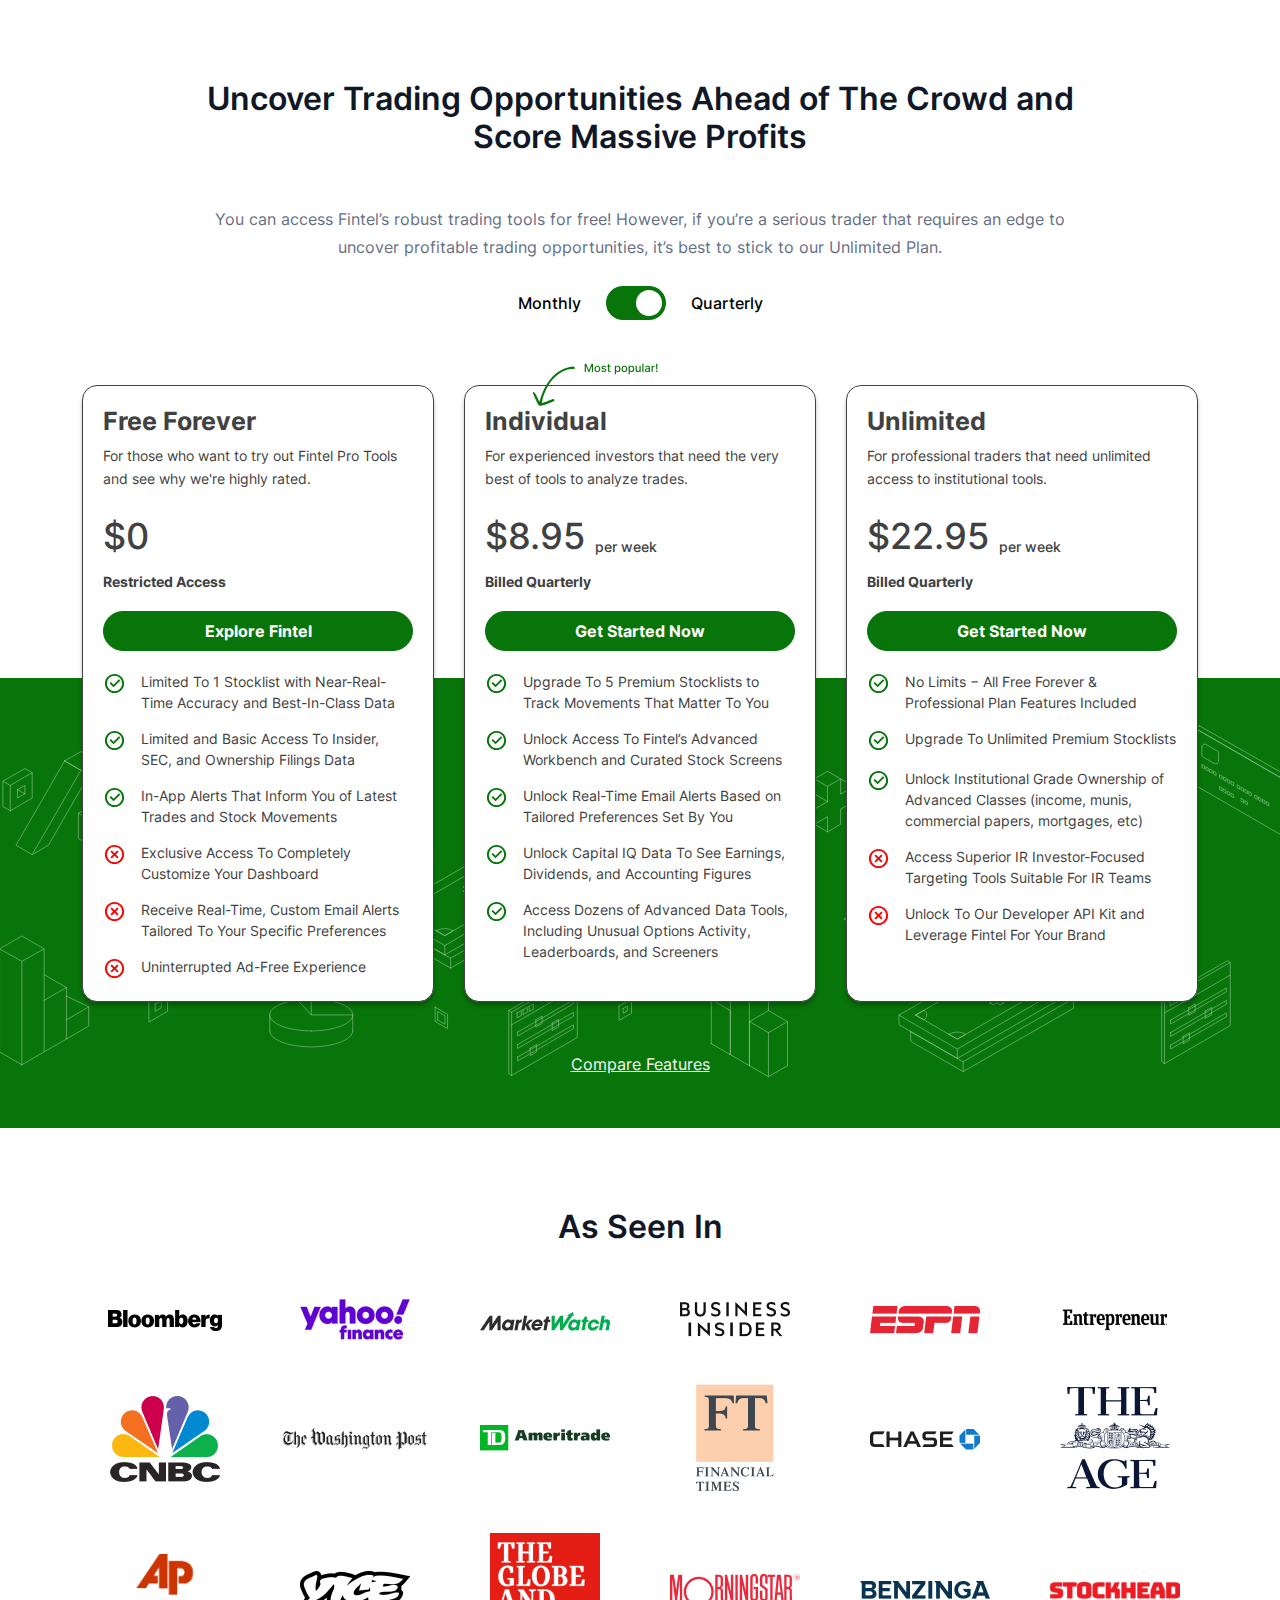
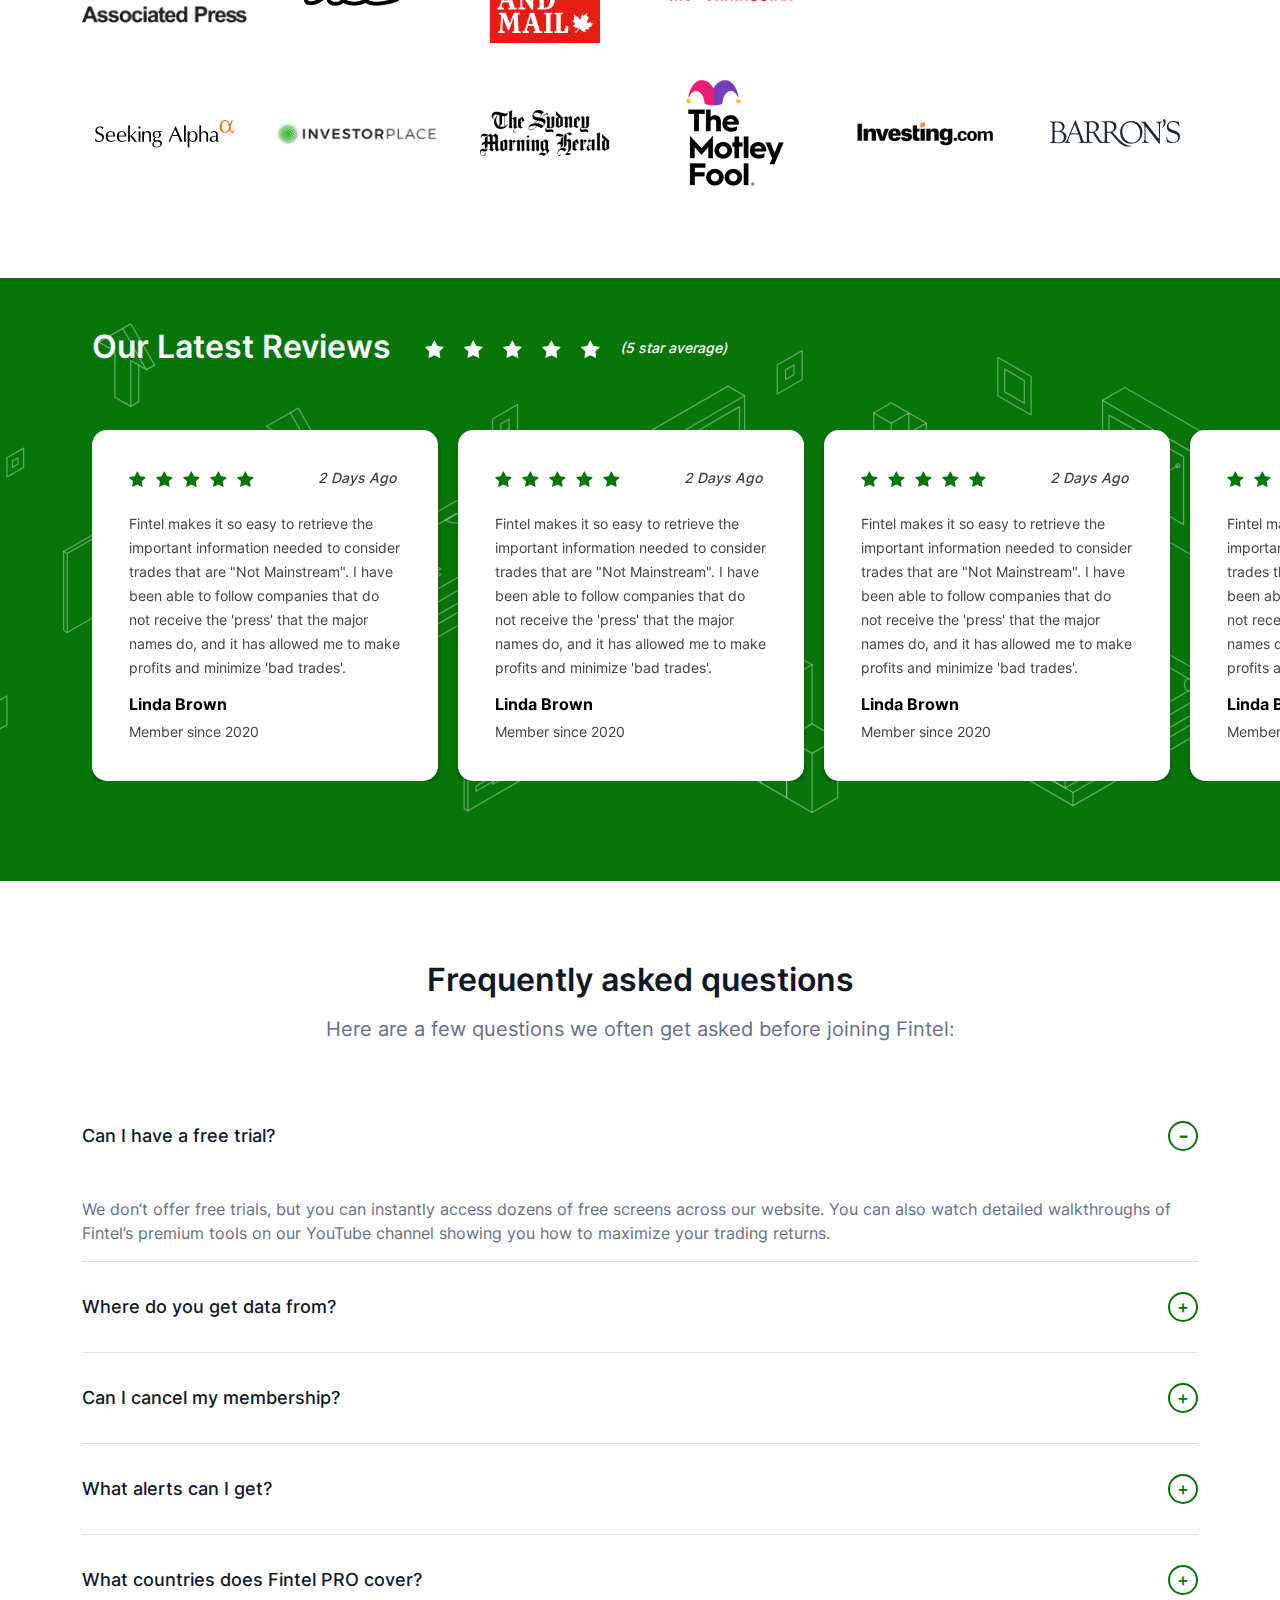
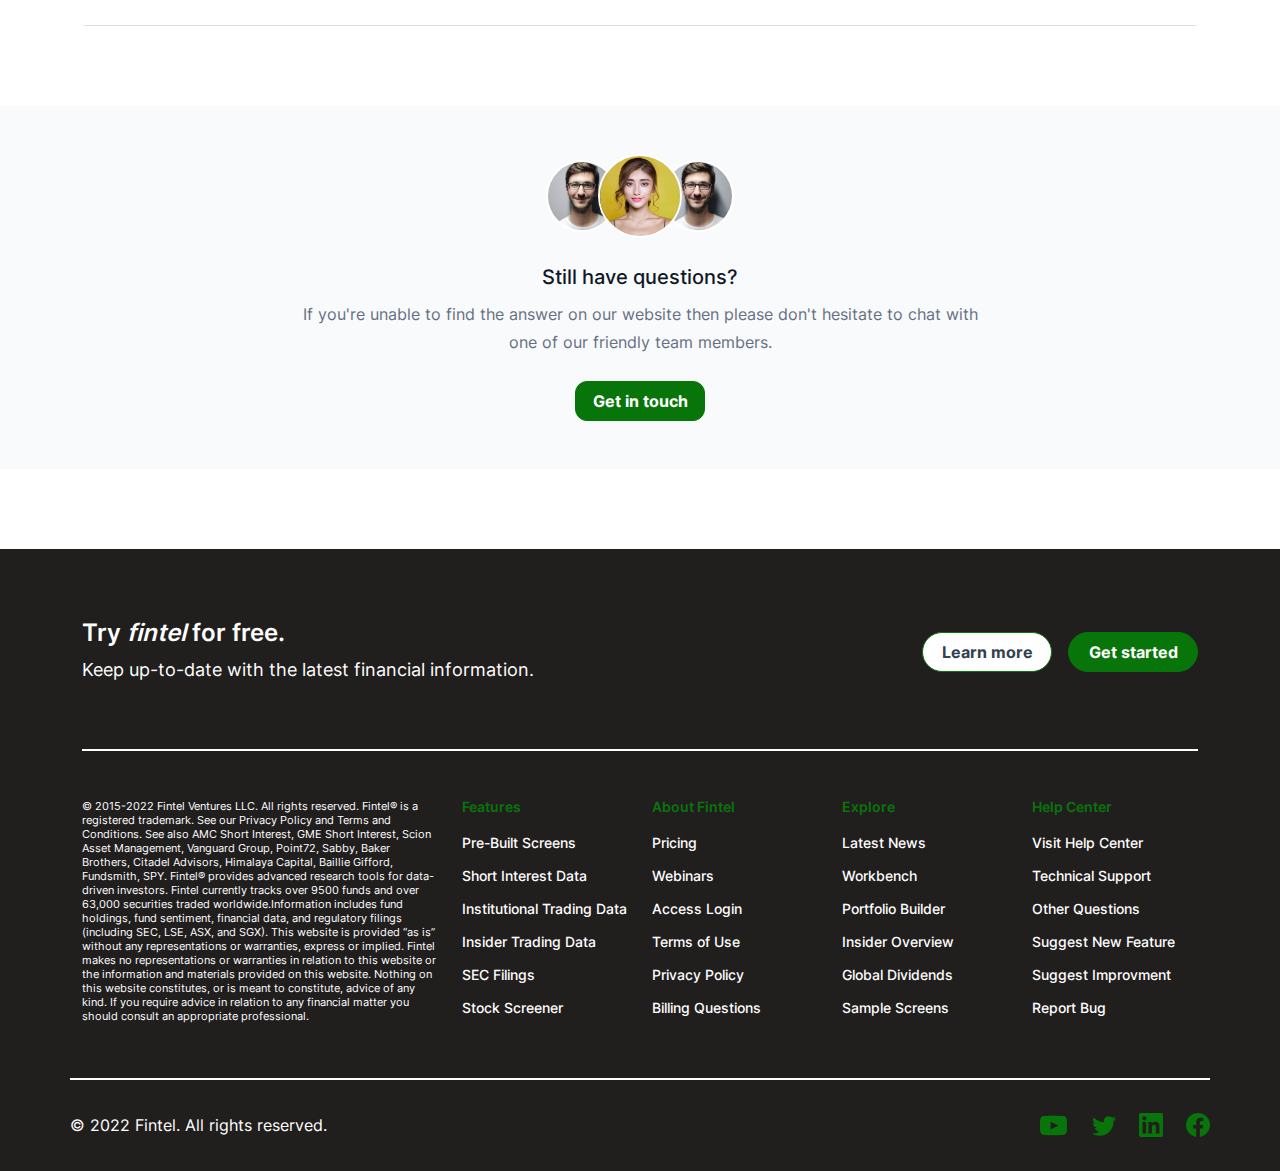
<file: index.html>
<!DOCTYPE html>
<html>
    <head>
        <title>
            Fintel - Pricing
        </title>
        <meta name="viewport" content="width=device-width, initial-scale=1">
        <link href="./assets/css/bootstrap.min.css" type="text/css" rel="stylesheet" />
        <link href="./assets/css/owl.carousel.min.css" type="text/css" rel="stylesheet" />
        <link href="./assets/css/style.css" type="text/css" rel="stylesheet" />
        <link href="./assets/css/responsive.css" type="text/css" rel="stylesheet" />
    </head>
    <body>
       
        <!-- / Pricing table -->
        <section class="pricing-section section-pt position-relative">
            <div class="container">
                <div class="row">
                    <div class="col-12">
                        <div class="pricing-head">
                            <h1 class="big-heading-title text-center">Uncover Trading Opportunities Ahead of The Crowd and Score Massive Profits</h1>
                            <p class="text-center mt-3 mt-lg-5">You can access Fintel’s robust trading tools for free! However, if you’re a serious trader that requires an edge to uncover profitable trading opportunities, it’s best to stick to our Unlimited Plan.</p>
                        </div>
                        <div class="switch-wrap d-flex align-items-center justify-content-center">
                            <span>Monthly</span>
                            <label class="custom-switch">
                                <input type="checkbox" checked>
                                <span class="slider round"></span>
                            </label>
                            <span>Quarterly</span>
                        </div>
                    </div>
                </div>
                <div class="pricingwrap-row d-none d-sm-grid">
                    <div class="pricingboard-box">
                        <div class="pricing-board">
                            <h4>Free Forever</h4>
                            <p>For those who want to try out Fintel Pro Tools and see why we're highly rated.</p>
                            <h1>$0</h1>
                            <span>Restricted Access</span>
                            <button class="custom-btn w-100 b-radius-20">Explore Fintel</button>
                            <ul>
                                <li><svg xmlns="http://www.w3.org/2000/svg" viewBox="0 0 24 24"><path fill="none" d="M0 0h24v24H0z"/><path class="currect-ico" d="M12 22C6.477 22 2 17.523 2 12S6.477 2 12 2s10 4.477 10 10-4.477 10-10 10zm0-2a8 8 0 1 0 0-16 8 8 0 0 0 0 16zm-.997-4L6.76 11.757l1.414-1.414 2.829 2.829 5.656-5.657 1.415 1.414L11.003 16z"/></svg> <span>Limited To 1 Stocklist with Near-Real-Time Accuracy and Best-In-Class Data</span></li>
                                <li><svg xmlns="http://www.w3.org/2000/svg" viewBox="0 0 24 24"><path fill="none" d="M0 0h24v24H0z"/><path class="currect-ico" d="M12 22C6.477 22 2 17.523 2 12S6.477 2 12 2s10 4.477 10 10-4.477 10-10 10zm0-2a8 8 0 1 0 0-16 8 8 0 0 0 0 16zm-.997-4L6.76 11.757l1.414-1.414 2.829 2.829 5.656-5.657 1.415 1.414L11.003 16z"/></svg> <span>Limited and Basic Access To Insider, SEC, and Ownership Filings Data</span></li>
                                <li><svg xmlns="http://www.w3.org/2000/svg" viewBox="0 0 24 24"><path fill="none" d="M0 0h24v24H0z"/><path class="currect-ico" d="M12 22C6.477 22 2 17.523 2 12S6.477 2 12 2s10 4.477 10 10-4.477 10-10 10zm0-2a8 8 0 1 0 0-16 8 8 0 0 0 0 16zm-.997-4L6.76 11.757l1.414-1.414 2.829 2.829 5.656-5.657 1.415 1.414L11.003 16z"/></svg> <span>In-App Alerts That Inform You of Latest Trades and Stock Movements</span></li>
                                <li><svg xmlns="http://www.w3.org/2000/svg" viewBox="0 0 24 24"><path fill="none" d="M0 0h24v24H0z"/><path class="wrong-ico" d="M12 22C6.477 22 2 17.523 2 12S6.477 2 12 2s10 4.477 10 10-4.477 10-10 10zm0-2a8 8 0 1 0 0-16 8 8 0 0 0 0 16zm0-9.414l2.828-2.829 1.415 1.415L13.414 12l2.829 2.828-1.415 1.415L12 13.414l-2.828 2.829-1.415-1.415L10.586 12 7.757 9.172l1.415-1.415L12 10.586z"/></svg> <span>Exclusive Access To Completely Customize Your Dashboard</span></li>
                                <li><svg xmlns="http://www.w3.org/2000/svg" viewBox="0 0 24 24"><path fill="none" d="M0 0h24v24H0z"/><path class="wrong-ico" d="M12 22C6.477 22 2 17.523 2 12S6.477 2 12 2s10 4.477 10 10-4.477 10-10 10zm0-2a8 8 0 1 0 0-16 8 8 0 0 0 0 16zm0-9.414l2.828-2.829 1.415 1.415L13.414 12l2.829 2.828-1.415 1.415L12 13.414l-2.828 2.829-1.415-1.415L10.586 12 7.757 9.172l1.415-1.415L12 10.586z"/></svg> <span>Receive Real-Time, Custom Email Alerts Tailored To Your Specific Preferences</span></li>
                                <li><svg xmlns="http://www.w3.org/2000/svg" viewBox="0 0 24 24"><path fill="none" d="M0 0h24v24H0z"/><path class="wrong-ico" d="M12 22C6.477 22 2 17.523 2 12S6.477 2 12 2s10 4.477 10 10-4.477 10-10 10zm0-2a8 8 0 1 0 0-16 8 8 0 0 0 0 16zm0-9.414l2.828-2.829 1.415 1.415L13.414 12l2.829 2.828-1.415 1.415L12 13.414l-2.828 2.829-1.415-1.415L10.586 12 7.757 9.172l1.415-1.415L12 10.586z"/></svg> <span>Uninterrupted Ad-Free Experience</span></li>
                            </ul>
                        </div>
                    </div>
                    <div class="pricingboard-box popularboard-box position-relative">
                        <div class="pricing-board">
                            <h4>Individual</h4>
                            <p>For experienced investors that need the very best of tools to analyze trades. </p>
                            <h1>$8.95 <sub>per week</sub></h1>
                            <span>Billed Quarterly</span>
                            <button class="custom-btn w-100 b-radius-20">Get Started Now</button>
                            <ul>
                                <li><svg xmlns="http://www.w3.org/2000/svg" viewBox="0 0 24 24"><path fill="none" d="M0 0h24v24H0z"/><path class="currect-ico" d="M12 22C6.477 22 2 17.523 2 12S6.477 2 12 2s10 4.477 10 10-4.477 10-10 10zm0-2a8 8 0 1 0 0-16 8 8 0 0 0 0 16zm-.997-4L6.76 11.757l1.414-1.414 2.829 2.829 5.656-5.657 1.415 1.414L11.003 16z"/></svg> <span>Upgrade To 5 Premium Stocklists to Track Movements That Matter To You </span></li>
                                <li><svg xmlns="http://www.w3.org/2000/svg" viewBox="0 0 24 24"><path fill="none" d="M0 0h24v24H0z"/><path class="currect-ico" d="M12 22C6.477 22 2 17.523 2 12S6.477 2 12 2s10 4.477 10 10-4.477 10-10 10zm0-2a8 8 0 1 0 0-16 8 8 0 0 0 0 16zm-.997-4L6.76 11.757l1.414-1.414 2.829 2.829 5.656-5.657 1.415 1.414L11.003 16z"/></svg> <span>Unlock Access To Fintel’s Advanced Workbench and Curated Stock Screens</span></li>
                                <li><svg xmlns="http://www.w3.org/2000/svg" viewBox="0 0 24 24"><path fill="none" d="M0 0h24v24H0z"/><path class="currect-ico" d="M12 22C6.477 22 2 17.523 2 12S6.477 2 12 2s10 4.477 10 10-4.477 10-10 10zm0-2a8 8 0 1 0 0-16 8 8 0 0 0 0 16zm-.997-4L6.76 11.757l1.414-1.414 2.829 2.829 5.656-5.657 1.415 1.414L11.003 16z"/></svg> <span>Unlock Real-Time Email Alerts Based on Tailored Preferences Set By You</span></li>
                                <li><svg xmlns="http://www.w3.org/2000/svg" viewBox="0 0 24 24"><path fill="none" d="M0 0h24v24H0z"/><path class="currect-ico" d="M12 22C6.477 22 2 17.523 2 12S6.477 2 12 2s10 4.477 10 10-4.477 10-10 10zm0-2a8 8 0 1 0 0-16 8 8 0 0 0 0 16zm-.997-4L6.76 11.757l1.414-1.414 2.829 2.829 5.656-5.657 1.415 1.414L11.003 16z"/></svg> <span>Unlock Capital IQ Data To See Earnings, Dividends, and Accounting Figures</span></li>
                                <li><svg xmlns="http://www.w3.org/2000/svg" viewBox="0 0 24 24"><path fill="none" d="M0 0h24v24H0z"/><path class="currect-ico" d="M12 22C6.477 22 2 17.523 2 12S6.477 2 12 2s10 4.477 10 10-4.477 10-10 10zm0-2a8 8 0 1 0 0-16 8 8 0 0 0 0 16zm-.997-4L6.76 11.757l1.414-1.414 2.829 2.829 5.656-5.657 1.415 1.414L11.003 16z"/></svg> <span>Access Dozens of Advanced Data Tools, Including Unusual Options Activity, Leaderboards, and Screeners</span></li>
                            </ul>
                        </div>
                    </div>
                    <div class="pricingboard-box">
                        <div class="pricing-board">
                            <h4>Unlimited</h4>
                            <p>For professional traders that need unlimited access to institutional tools.</p>
                            <h1>$22.95 <sub>per week</sub></h1>
                            <span>Billed Quarterly</span>
                            <button class="custom-btn w-100 b-radius-20">Get Started Now</button>
                            <ul>
                                <li><svg xmlns="http://www.w3.org/2000/svg" viewBox="0 0 24 24"><path fill="none" d="M0 0h24v24H0z"/><path class="currect-ico" d="M12 22C6.477 22 2 17.523 2 12S6.477 2 12 2s10 4.477 10 10-4.477 10-10 10zm0-2a8 8 0 1 0 0-16 8 8 0 0 0 0 16zm-.997-4L6.76 11.757l1.414-1.414 2.829 2.829 5.656-5.657 1.415 1.414L11.003 16z"/></svg> <span>No Limits − All Free Forever & Professional Plan Features Included </span></li>
                                <li><svg xmlns="http://www.w3.org/2000/svg" viewBox="0 0 24 24"><path fill="none" d="M0 0h24v24H0z"/><path class="currect-ico" d="M12 22C6.477 22 2 17.523 2 12S6.477 2 12 2s10 4.477 10 10-4.477 10-10 10zm0-2a8 8 0 1 0 0-16 8 8 0 0 0 0 16zm-.997-4L6.76 11.757l1.414-1.414 2.829 2.829 5.656-5.657 1.415 1.414L11.003 16z"/></svg> <span>Upgrade To Unlimited Premium Stocklists </span></li>
                                <li><svg xmlns="http://www.w3.org/2000/svg" viewBox="0 0 24 24"><path fill="none" d="M0 0h24v24H0z"/><path class="currect-ico" d="M12 22C6.477 22 2 17.523 2 12S6.477 2 12 2s10 4.477 10 10-4.477 10-10 10zm0-2a8 8 0 1 0 0-16 8 8 0 0 0 0 16zm-.997-4L6.76 11.757l1.414-1.414 2.829 2.829 5.656-5.657 1.415 1.414L11.003 16z"/></svg> <span>Unlock Institutional Grade Ownership of Advanced Classes (income, munis, commercial papers, mortgages, etc)</span></li>
                                <li><svg xmlns="http://www.w3.org/2000/svg" viewBox="0 0 24 24"><path fill="none" d="M0 0h24v24H0z"/><path class="wrong-ico" d="M12 22C6.477 22 2 17.523 2 12S6.477 2 12 2s10 4.477 10 10-4.477 10-10 10zm0-2a8 8 0 1 0 0-16 8 8 0 0 0 0 16zm0-9.414l2.828-2.829 1.415 1.415L13.414 12l2.829 2.828-1.415 1.415L12 13.414l-2.828 2.829-1.415-1.415L10.586 12 7.757 9.172l1.415-1.415L12 10.586z"/></svg> <span>Access Superior IR Investor-Focused Targeting Tools Suitable For IR Teams</span></li>
                                <li><svg xmlns="http://www.w3.org/2000/svg" viewBox="0 0 24 24"><path fill="none" d="M0 0h24v24H0z"/><path class="wrong-ico" d="M12 22C6.477 22 2 17.523 2 12S6.477 2 12 2s10 4.477 10 10-4.477 10-10 10zm0-2a8 8 0 1 0 0-16 8 8 0 0 0 0 16zm0-9.414l2.828-2.829 1.415 1.415L13.414 12l2.829 2.828-1.415 1.415L12 13.414l-2.828 2.829-1.415-1.415L10.586 12 7.757 9.172l1.415-1.415L12 10.586z"/></svg> <span>Unlock To Our Developer API Kit and Leverage Fintel For Your Brand</span></li>
                            </ul>
                        </div>
                    </div>
                </div>
                <div id="carouselExampleIndicators" class="carousel slide d-sm-none" data-bs-ride="carousel">
                    <div class="carousel-indicators">
                      <button type="button" data-bs-target="#carouselExampleIndicators" data-bs-slide-to="0" class="active" aria-current="true" aria-label="Slide 1"></button>
                      <button type="button" data-bs-target="#carouselExampleIndicators" data-bs-slide-to="1" aria-label="Slide 2"></button>
                      <button type="button" data-bs-target="#carouselExampleIndicators" data-bs-slide-to="2" aria-label="Slide 3"></button>
                    </div>
                    <div class="carousel-inner">
                      <div class="carousel-item active">
                        <div class="pricingboard-box">
                            <div class="pricing-board">
                                <h4>Free Forever</h4>
                                <p>For those who want to try out Fintel Pro Tools and see why we're highly rated.</p>
                                <h1>$0</h1>
                                <span>Restricted Access</span>
                                <button class="custom-btn w-100 b-radius-20">Explore Fintel</button>
                                <ul>
                                    <li><svg xmlns="http://www.w3.org/2000/svg" viewBox="0 0 24 24"><path fill="none" d="M0 0h24v24H0z"/><path class="currect-ico" d="M12 22C6.477 22 2 17.523 2 12S6.477 2 12 2s10 4.477 10 10-4.477 10-10 10zm0-2a8 8 0 1 0 0-16 8 8 0 0 0 0 16zm-.997-4L6.76 11.757l1.414-1.414 2.829 2.829 5.656-5.657 1.415 1.414L11.003 16z"/></svg> <span>Limited To 1 Stocklist with Near-Real-Time Accuracy and Best-In-Class Data</span></li>
                                    <li><svg xmlns="http://www.w3.org/2000/svg" viewBox="0 0 24 24"><path fill="none" d="M0 0h24v24H0z"/><path class="currect-ico" d="M12 22C6.477 22 2 17.523 2 12S6.477 2 12 2s10 4.477 10 10-4.477 10-10 10zm0-2a8 8 0 1 0 0-16 8 8 0 0 0 0 16zm-.997-4L6.76 11.757l1.414-1.414 2.829 2.829 5.656-5.657 1.415 1.414L11.003 16z"/></svg> <span>Limited and Basic Access To Insider, SEC, and Ownership Filings Data</span></li>
                                    <li><svg xmlns="http://www.w3.org/2000/svg" viewBox="0 0 24 24"><path fill="none" d="M0 0h24v24H0z"/><path class="currect-ico" d="M12 22C6.477 22 2 17.523 2 12S6.477 2 12 2s10 4.477 10 10-4.477 10-10 10zm0-2a8 8 0 1 0 0-16 8 8 0 0 0 0 16zm-.997-4L6.76 11.757l1.414-1.414 2.829 2.829 5.656-5.657 1.415 1.414L11.003 16z"/></svg> <span>In-App Alerts That Inform You of Latest Trades and Stock Movements</span></li>
                                    <li><svg xmlns="http://www.w3.org/2000/svg" viewBox="0 0 24 24"><path fill="none" d="M0 0h24v24H0z"/><path class="wrong-ico" d="M12 22C6.477 22 2 17.523 2 12S6.477 2 12 2s10 4.477 10 10-4.477 10-10 10zm0-2a8 8 0 1 0 0-16 8 8 0 0 0 0 16zm0-9.414l2.828-2.829 1.415 1.415L13.414 12l2.829 2.828-1.415 1.415L12 13.414l-2.828 2.829-1.415-1.415L10.586 12 7.757 9.172l1.415-1.415L12 10.586z"/></svg> <span>Exclusive Access To Completely Customize Your Dashboard</span></li>
                                    <li><svg xmlns="http://www.w3.org/2000/svg" viewBox="0 0 24 24"><path fill="none" d="M0 0h24v24H0z"/><path class="wrong-ico" d="M12 22C6.477 22 2 17.523 2 12S6.477 2 12 2s10 4.477 10 10-4.477 10-10 10zm0-2a8 8 0 1 0 0-16 8 8 0 0 0 0 16zm0-9.414l2.828-2.829 1.415 1.415L13.414 12l2.829 2.828-1.415 1.415L12 13.414l-2.828 2.829-1.415-1.415L10.586 12 7.757 9.172l1.415-1.415L12 10.586z"/></svg> <span>Receive Real-Time, Custom Email Alerts Tailored To Your Specific Preferences</span></li>
                                    <li><svg xmlns="http://www.w3.org/2000/svg" viewBox="0 0 24 24"><path fill="none" d="M0 0h24v24H0z"/><path class="wrong-ico" d="M12 22C6.477 22 2 17.523 2 12S6.477 2 12 2s10 4.477 10 10-4.477 10-10 10zm0-2a8 8 0 1 0 0-16 8 8 0 0 0 0 16zm0-9.414l2.828-2.829 1.415 1.415L13.414 12l2.829 2.828-1.415 1.415L12 13.414l-2.828 2.829-1.415-1.415L10.586 12 7.757 9.172l1.415-1.415L12 10.586z"/></svg> <span>Uninterrupted Ad-Free Experience</span></li>
                                </ul>
                            </div>
                        </div>
                      </div>
                      <div class="carousel-item">
                        <div class="pricingboard-box popularboard-box position-relative">
                            <div class="pricing-board">
                                <h4>Individual</h4>
                                <p>For experienced investors that need the very best of tools to analyze trades. </p>
                                <h1>$8.95 <sub>per week</sub></h1>
                                <span>Billed Quarterly</span>
                                <button class="custom-btn w-100 b-radius-20">Get Started Now</button>
                                <ul>
                                    <li><svg xmlns="http://www.w3.org/2000/svg" viewBox="0 0 24 24"><path fill="none" d="M0 0h24v24H0z"/><path class="currect-ico" d="M12 22C6.477 22 2 17.523 2 12S6.477 2 12 2s10 4.477 10 10-4.477 10-10 10zm0-2a8 8 0 1 0 0-16 8 8 0 0 0 0 16zm-.997-4L6.76 11.757l1.414-1.414 2.829 2.829 5.656-5.657 1.415 1.414L11.003 16z"/></svg> <span>Upgrade To 5 Premium Stocklists to Track Movements That Matter To You </span></li>
                                    <li><svg xmlns="http://www.w3.org/2000/svg" viewBox="0 0 24 24"><path fill="none" d="M0 0h24v24H0z"/><path class="currect-ico" d="M12 22C6.477 22 2 17.523 2 12S6.477 2 12 2s10 4.477 10 10-4.477 10-10 10zm0-2a8 8 0 1 0 0-16 8 8 0 0 0 0 16zm-.997-4L6.76 11.757l1.414-1.414 2.829 2.829 5.656-5.657 1.415 1.414L11.003 16z"/></svg> <span>Unlock Access To Fintel’s Advanced Workbench and Curated Stock Screens</span></li>
                                    <li><svg xmlns="http://www.w3.org/2000/svg" viewBox="0 0 24 24"><path fill="none" d="M0 0h24v24H0z"/><path class="currect-ico" d="M12 22C6.477 22 2 17.523 2 12S6.477 2 12 2s10 4.477 10 10-4.477 10-10 10zm0-2a8 8 0 1 0 0-16 8 8 0 0 0 0 16zm-.997-4L6.76 11.757l1.414-1.414 2.829 2.829 5.656-5.657 1.415 1.414L11.003 16z"/></svg> <span>Unlock Real-Time Email Alerts Based on Tailored Preferences Set By You</span></li>
                                    <li><svg xmlns="http://www.w3.org/2000/svg" viewBox="0 0 24 24"><path fill="none" d="M0 0h24v24H0z"/><path class="currect-ico" d="M12 22C6.477 22 2 17.523 2 12S6.477 2 12 2s10 4.477 10 10-4.477 10-10 10zm0-2a8 8 0 1 0 0-16 8 8 0 0 0 0 16zm-.997-4L6.76 11.757l1.414-1.414 2.829 2.829 5.656-5.657 1.415 1.414L11.003 16z"/></svg> <span>Unlock Capital IQ Data To See Earnings, Dividends, and Accounting Figures</span></li>
                                    <li><svg xmlns="http://www.w3.org/2000/svg" viewBox="0 0 24 24"><path fill="none" d="M0 0h24v24H0z"/><path class="currect-ico" d="M12 22C6.477 22 2 17.523 2 12S6.477 2 12 2s10 4.477 10 10-4.477 10-10 10zm0-2a8 8 0 1 0 0-16 8 8 0 0 0 0 16zm-.997-4L6.76 11.757l1.414-1.414 2.829 2.829 5.656-5.657 1.415 1.414L11.003 16z"/></svg> <span>Access Dozens of Advanced Data Tools, Including Unusual Options Activity, Leaderboards, and Screeners</span></li>
                                </ul>
                            </div>
                        </div>
                      </div>
                      <div class="carousel-item">
                        <div class="pricingboard-box">
                            <div class="pricing-board">
                                <h4>Unlimited</h4>
                                <p>For professional traders that need unlimited access to institutional tools.</p>
                                <h1>$22.95 <sub>per week</sub></h1>
                                <span>Billed Quarterly</span>
                                <button class="custom-btn w-100 b-radius-20">Get Started Now</button>
                                <ul>
                                    <li><svg xmlns="http://www.w3.org/2000/svg" viewBox="0 0 24 24"><path fill="none" d="M0 0h24v24H0z"/><path class="currect-ico" d="M12 22C6.477 22 2 17.523 2 12S6.477 2 12 2s10 4.477 10 10-4.477 10-10 10zm0-2a8 8 0 1 0 0-16 8 8 0 0 0 0 16zm-.997-4L6.76 11.757l1.414-1.414 2.829 2.829 5.656-5.657 1.415 1.414L11.003 16z"/></svg> <span>No Limits − All Free Forever & Professional Plan Features Included </span></li>
                                    <li><svg xmlns="http://www.w3.org/2000/svg" viewBox="0 0 24 24"><path fill="none" d="M0 0h24v24H0z"/><path class="currect-ico" d="M12 22C6.477 22 2 17.523 2 12S6.477 2 12 2s10 4.477 10 10-4.477 10-10 10zm0-2a8 8 0 1 0 0-16 8 8 0 0 0 0 16zm-.997-4L6.76 11.757l1.414-1.414 2.829 2.829 5.656-5.657 1.415 1.414L11.003 16z"/></svg> <span>Upgrade To Unlimited Premium Stocklists </span></li>
                                    <li><svg xmlns="http://www.w3.org/2000/svg" viewBox="0 0 24 24"><path fill="none" d="M0 0h24v24H0z"/><path class="currect-ico" d="M12 22C6.477 22 2 17.523 2 12S6.477 2 12 2s10 4.477 10 10-4.477 10-10 10zm0-2a8 8 0 1 0 0-16 8 8 0 0 0 0 16zm-.997-4L6.76 11.757l1.414-1.414 2.829 2.829 5.656-5.657 1.415 1.414L11.003 16z"/></svg> <span>Unlock Institutional Grade Ownership of Advanced Classes (income, munis, commercial papers, mortgages, etc)</span></li>
                                    <li><svg xmlns="http://www.w3.org/2000/svg" viewBox="0 0 24 24"><path fill="none" d="M0 0h24v24H0z"/><path class="wrong-ico" d="M12 22C6.477 22 2 17.523 2 12S6.477 2 12 2s10 4.477 10 10-4.477 10-10 10zm0-2a8 8 0 1 0 0-16 8 8 0 0 0 0 16zm0-9.414l2.828-2.829 1.415 1.415L13.414 12l2.829 2.828-1.415 1.415L12 13.414l-2.828 2.829-1.415-1.415L10.586 12 7.757 9.172l1.415-1.415L12 10.586z"/></svg> <span>Access Superior IR Investor-Focused Targeting Tools Suitable For IR Teams</span></li>
                                    <li><svg xmlns="http://www.w3.org/2000/svg" viewBox="0 0 24 24"><path fill="none" d="M0 0h24v24H0z"/><path class="wrong-ico" d="M12 22C6.477 22 2 17.523 2 12S6.477 2 12 2s10 4.477 10 10-4.477 10-10 10zm0-2a8 8 0 1 0 0-16 8 8 0 0 0 0 16zm0-9.414l2.828-2.829 1.415 1.415L13.414 12l2.829 2.828-1.415 1.415L12 13.414l-2.828 2.829-1.415-1.415L10.586 12 7.757 9.172l1.415-1.415L12 10.586z"/></svg> <span>Unlock To Our Developer API Kit and Leverage Fintel For Your Brand</span></li>
                                </ul>
                            </div>
                        </div>
                      </div>
                    </div>
                    <button class="carousel-control-prev" type="button" data-bs-target="#carouselExampleIndicators" data-bs-slide="prev">
                      <span class="carousel-control-prev-icon" aria-hidden="true"></span>
                      <span class="visually-hidden">Previous</span>
                    </button>
                    <button class="carousel-control-next" type="button" data-bs-target="#carouselExampleIndicators" data-bs-slide="next">
                      <span class="carousel-control-next-icon" aria-hidden="true"></span>
                      <span class="visually-hidden">Next</span>
                    </button>
                  </div>
                <a href="javascript:void(0)"><p class="text-light text-center mt-5 text-undeline d-none d-sm-block">Compare Features</p></a>
            </div>
        </section>
        <!-- // Pricing table -->
        <!-- / As Seen In -->
        <section class="as-seen-in-section section-pt">
            <div class="container">
                <div class="row">
                    <div class="col-12">
                        <h1 class="heading-title text-center">As Seen In</h1>
                        <div class="as-seen-in-row">
                            <a href="javascript:void(0)"><img src="./assets/images/1.png" class="img-fluid" alt="" /></a>
                            <a href="javascript:void(0)"><img src="./assets/images/2.png" class="img-fluid" alt="" /></a>
                            <a href="javascript:void(0)"><img src="./assets/images/3.png" class="img-fluid" alt="" /></a>
                            <a href="javascript:void(0)"><img src="./assets/images/4.png" class="img-fluid" alt="" /></a>
                            <a href="javascript:void(0)"><img src="./assets/images/5.png" class="img-fluid" alt="" /></a>
                            <a href="javascript:void(0)"><img src="./assets/images/6.png" class="img-fluid" alt="" /></a>
                            <a href="javascript:void(0)"><img src="./assets/images/7.png" class="img-fluid" alt="" /></a>
                            <a href="javascript:void(0)"><img src="./assets/images/8.png" class="img-fluid" alt="" /></a>
                            <a href="javascript:void(0)"><img src="./assets/images/9.png" class="img-fluid" alt="" /></a>
                            <a href="javascript:void(0)"><img src="./assets/images/10.png" class="img-fluid" alt="" /></a>
                            <a href="javascript:void(0)"><img src="./assets/images/11.png" class="img-fluid" alt="" /></a>
                            <a href="javascript:void(0)"><img src="./assets/images/12.png" class="img-fluid" alt="" /></a>
                            <a href="javascript:void(0)"><img src="./assets/images/13.png" class="img-fluid" alt="" /></a>
                            <a href="javascript:void(0)"><img src="./assets/images/14.png" class="img-fluid" alt="" /></a>
                            <a href="javascript:void(0)"><img src="./assets/images/15.png" class="img-fluid" alt="" /></a>
                            <a href="javascript:void(0)"><img src="./assets/images/16.png" class="img-fluid" alt="" /></a>
                            <a href="javascript:void(0)"><img src="./assets/images/17.png" class="img-fluid" alt="" /></a>
                            <a href="javascript:void(0)"><img src="./assets/images/18.png" class="img-fluid" alt="" /></a>
                            <a href="javascript:void(0)"><img src="./assets/images/19.png" class="img-fluid" alt="" /></a>
                            <a href="javascript:void(0)"><img src="./assets/images/20.png" class="img-fluid" alt="" /></a>
                            <a href="javascript:void(0)"><img src="./assets/images/21.png" class="img-fluid" alt="" /></a>
                            <a href="javascript:void(0)"><img src="./assets/images/22.png" class="img-fluid" alt="" /></a>
                            <a href="javascript:void(0)"><img src="./assets/images/23.png" class="img-fluid" alt="" /></a>
                            <a href="javascript:void(0)"><img src="./assets/images/24.png" class="img-fluid" alt="" /></a>
                        </div>
                    </div>
                </div>
            </div>
        </section>
        <!-- // As Seen In -->
        <!-- / Our Latest Reviews -->
        <section class="our-latest-reviews-section section-mt">
            <div class="our-latest-reviews">
                <div class="row">
                    <div class="col-12 pe-sm-0">
                        <div class="flex-wrap align-items-center d-none d-sm-flex">
                            <h2 class="heading-title text-light mb-0">Our Latest Reviews</h2>
                            <ul class="d-flex flex-wrap align-items-center ms-4 starlist">
                                <li>
                                    <svg width="19" height="18" viewBox="0 0 29 28" xmlns="http://www.w3.org/2000/svg" class="star-ico">
                                    <path d="M6.45004 27.5764C5.76075 27.93 4.97861 27.3104 5.11789 26.5193L6.60004 18.0729L0.308965 12.08C-0.278535 11.5193 0.0268225 10.4943 0.814323 10.3836L9.56075 9.14071L13.4608 1.41392C13.8125 0.717494 14.7643 0.717494 15.1161 1.41392L19.0161 9.14071L27.7625 10.3836C28.55 10.4943 28.8554 11.5193 28.2661 12.08L21.9768 18.0729L23.459 26.5193C23.5983 27.3104 22.8161 27.93 22.1268 27.5764L14.2858 23.5479L6.44825 27.5764H6.45004Z" fill="current-color"/>
                                    </svg>
                                </li>
                                <li>
                                    <svg width="19" height="18" viewBox="0 0 29 28" xmlns="http://www.w3.org/2000/svg" class="star-ico">
                                    <path d="M6.45004 27.5764C5.76075 27.93 4.97861 27.3104 5.11789 26.5193L6.60004 18.0729L0.308965 12.08C-0.278535 11.5193 0.0268225 10.4943 0.814323 10.3836L9.56075 9.14071L13.4608 1.41392C13.8125 0.717494 14.7643 0.717494 15.1161 1.41392L19.0161 9.14071L27.7625 10.3836C28.55 10.4943 28.8554 11.5193 28.2661 12.08L21.9768 18.0729L23.459 26.5193C23.5983 27.3104 22.8161 27.93 22.1268 27.5764L14.2858 23.5479L6.44825 27.5764H6.45004Z" fill="current-color"/>
                                    </svg>
                                </li>
                                <li>
                                    <svg width="19" height="18" viewBox="0 0 29 28" xmlns="http://www.w3.org/2000/svg" class="star-ico">
                                    <path d="M6.45004 27.5764C5.76075 27.93 4.97861 27.3104 5.11789 26.5193L6.60004 18.0729L0.308965 12.08C-0.278535 11.5193 0.0268225 10.4943 0.814323 10.3836L9.56075 9.14071L13.4608 1.41392C13.8125 0.717494 14.7643 0.717494 15.1161 1.41392L19.0161 9.14071L27.7625 10.3836C28.55 10.4943 28.8554 11.5193 28.2661 12.08L21.9768 18.0729L23.459 26.5193C23.5983 27.3104 22.8161 27.93 22.1268 27.5764L14.2858 23.5479L6.44825 27.5764H6.45004Z" fill="current-color"/>
                                    </svg>
                                </li>
                                <li>
                                    <svg width="19" height="18" viewBox="0 0 29 28" xmlns="http://www.w3.org/2000/svg" class="star-ico">
                                    <path d="M6.45004 27.5764C5.76075 27.93 4.97861 27.3104 5.11789 26.5193L6.60004 18.0729L0.308965 12.08C-0.278535 11.5193 0.0268225 10.4943 0.814323 10.3836L9.56075 9.14071L13.4608 1.41392C13.8125 0.717494 14.7643 0.717494 15.1161 1.41392L19.0161 9.14071L27.7625 10.3836C28.55 10.4943 28.8554 11.5193 28.2661 12.08L21.9768 18.0729L23.459 26.5193C23.5983 27.3104 22.8161 27.93 22.1268 27.5764L14.2858 23.5479L6.44825 27.5764H6.45004Z" fill="current-color"/>
                                    </svg>
                                </li>
                                <li>
                                    <svg width="19" height="18" viewBox="0 0 29 28" xmlns="http://www.w3.org/2000/svg" class="star-ico">
                                    <path d="M6.45004 27.5764C5.76075 27.93 4.97861 27.3104 5.11789 26.5193L6.60004 18.0729L0.308965 12.08C-0.278535 11.5193 0.0268225 10.4943 0.814323 10.3836L9.56075 9.14071L13.4608 1.41392C13.8125 0.717494 14.7643 0.717494 15.1161 1.41392L19.0161 9.14071L27.7625 10.3836C28.55 10.4943 28.8554 11.5193 28.2661 12.08L21.9768 18.0729L23.459 26.5193C23.5983 27.3104 22.8161 27.93 22.1268 27.5764L14.2858 23.5479L6.44825 27.5764H6.45004Z" fill="current-color"/>
                                    </svg>
                                </li>
                                <li><span>(5 star average)</span></li>
                            </ul>
                        </div>
                        <div class="review-slider-wrap">
                            <div class="owl-carousel review-slider-carousel owl-theme">
                                <div class="item">
                                  <div class="latest-review-item">
                                    <ul class="d-flex flex-wrap align-items-center starlist mb-4">
                                        <li>
                                            <svg width="17" height="16" viewBox="0 0 29 28" xmlns="http://www.w3.org/2000/svg" class="star-ico">
                                            <path d="M6.45004 27.5764C5.76075 27.93 4.97861 27.3104 5.11789 26.5193L6.60004 18.0729L0.308965 12.08C-0.278535 11.5193 0.0268225 10.4943 0.814323 10.3836L9.56075 9.14071L13.4608 1.41392C13.8125 0.717494 14.7643 0.717494 15.1161 1.41392L19.0161 9.14071L27.7625 10.3836C28.55 10.4943 28.8554 11.5193 28.2661 12.08L21.9768 18.0729L23.459 26.5193C23.5983 27.3104 22.8161 27.93 22.1268 27.5764L14.2858 23.5479L6.44825 27.5764H6.45004Z" fill="current-color"/>
                                            </svg>
                                        </li>
                                        <li>
                                            <svg width="17" height="16" viewBox="0 0 29 28" xmlns="http://www.w3.org/2000/svg" class="star-ico">
                                            <path d="M6.45004 27.5764C5.76075 27.93 4.97861 27.3104 5.11789 26.5193L6.60004 18.0729L0.308965 12.08C-0.278535 11.5193 0.0268225 10.4943 0.814323 10.3836L9.56075 9.14071L13.4608 1.41392C13.8125 0.717494 14.7643 0.717494 15.1161 1.41392L19.0161 9.14071L27.7625 10.3836C28.55 10.4943 28.8554 11.5193 28.2661 12.08L21.9768 18.0729L23.459 26.5193C23.5983 27.3104 22.8161 27.93 22.1268 27.5764L14.2858 23.5479L6.44825 27.5764H6.45004Z" fill="current-color"/>
                                            </svg>
                                        </li>
                                        <li>
                                            <svg width="17" height="16" viewBox="0 0 29 28" xmlns="http://www.w3.org/2000/svg" class="star-ico">
                                            <path d="M6.45004 27.5764C5.76075 27.93 4.97861 27.3104 5.11789 26.5193L6.60004 18.0729L0.308965 12.08C-0.278535 11.5193 0.0268225 10.4943 0.814323 10.3836L9.56075 9.14071L13.4608 1.41392C13.8125 0.717494 14.7643 0.717494 15.1161 1.41392L19.0161 9.14071L27.7625 10.3836C28.55 10.4943 28.8554 11.5193 28.2661 12.08L21.9768 18.0729L23.459 26.5193C23.5983 27.3104 22.8161 27.93 22.1268 27.5764L14.2858 23.5479L6.44825 27.5764H6.45004Z" fill="current-color"/>
                                            </svg>
                                        </li>
                                        <li>
                                            <svg width="17" height="16" viewBox="0 0 29 28" xmlns="http://www.w3.org/2000/svg" class="star-ico">
                                            <path d="M6.45004 27.5764C5.76075 27.93 4.97861 27.3104 5.11789 26.5193L6.60004 18.0729L0.308965 12.08C-0.278535 11.5193 0.0268225 10.4943 0.814323 10.3836L9.56075 9.14071L13.4608 1.41392C13.8125 0.717494 14.7643 0.717494 15.1161 1.41392L19.0161 9.14071L27.7625 10.3836C28.55 10.4943 28.8554 11.5193 28.2661 12.08L21.9768 18.0729L23.459 26.5193C23.5983 27.3104 22.8161 27.93 22.1268 27.5764L14.2858 23.5479L6.44825 27.5764H6.45004Z" fill="current-color"/>
                                            </svg>
                                        </li>
                                        <li>
                                            <svg width="17" height="16" viewBox="0 0 29 28" xmlns="http://www.w3.org/2000/svg" class="star-ico">
                                            <path d="M6.45004 27.5764C5.76075 27.93 4.97861 27.3104 5.11789 26.5193L6.60004 18.0729L0.308965 12.08C-0.278535 11.5193 0.0268225 10.4943 0.814323 10.3836L9.56075 9.14071L13.4608 1.41392C13.8125 0.717494 14.7643 0.717494 15.1161 1.41392L19.0161 9.14071L27.7625 10.3836C28.55 10.4943 28.8554 11.5193 28.2661 12.08L21.9768 18.0729L23.459 26.5193C23.5983 27.3104 22.8161 27.93 22.1268 27.5764L14.2858 23.5479L6.44825 27.5764H6.45004Z" fill="current-color"/>
                                            </svg>
                                        </li>
                                        <li class="ms-auto"><span>2 Days Ago</span></li>
                                    </ul>
                                    <p>Fintel makes it so easy to retrieve the important information needed to consider trades that are "Not Mainstream". I have been able to follow companies that do not receive the 'press' that the major names do, and it has allowed me to make profits and minimize 'bad trades'.</p>
                                    <h3>Linda Brown</h3>
                                    <p>Member since 2020</p>
                                    </div>
                                </div> 
                            </div>
                        </div>
                    </div>
                </div>
            </div>
        </section>
        <!-- // Our Latest Reviews -->
        <!-- / Frequently asked questions -->
        <section class="frequently-question-section section-pt">
            <div class="container">
                <div class="row">
                    <div class="col-12">
                        <h1 class="heading-title text-center">Frequently asked questions</h1>
                        <p class="text-center mt-3 inner-p-txt">Here are a few questions we often get asked before joining Fintel:</p>
                        <div class="w-100 mt-5">
                            <div class="accordion" id="accordionExample">
                                <div class="accordion-item">
                                  <h2 class="accordion-header" id="frequently-question-one">
                                    <button class="accordion-button" type="button" data-bs-toggle="collapse" data-bs-target="#frequentlyCollapseOne" aria-expanded="true" aria-controls="frequentlyCollapseOne">
                                        Can I have a free trial?
                                    </button>
                                  </h2>
                                  <div id="frequentlyCollapseOne" class="accordion-collapse collapse show" aria-labelledby="frequently-question-one" data-bs-parent="#accordionExample">
                                    <div class="accordion-body">
                                        We don’t offer free trials, but you can instantly access dozens of free screens across our website. You can also watch detailed walkthroughs of Fintel’s premium tools on our YouTube channel showing you how to maximize your trading returns.
                                    </div>
                                  </div>
                                </div>
                                <div class="accordion-item">
                                  <h2 class="accordion-header" id="frequently-question-two">
                                    <button class="accordion-button collapsed" type="button" data-bs-toggle="collapse" data-bs-target="#frequentlyCollapseTwo" aria-expanded="false" aria-controls="frequentlyCollapseTwo">
                                        Where do you get data from?
                                    </button>
                                  </h2>
                                  <div id="frequentlyCollapseTwo" class="accordion-collapse collapse" aria-labelledby="frequently-question-two" data-bs-parent="#accordionExample">
                                    <div class="accordion-body">
                                      <strong>This is the second item's accordion body.</strong> It is hidden by default, until the collapse plugin adds the appropriate classes that we use to style each element. These classes control the overall appearance, as well as the showing and hiding via CSS transitions. You can modify any of this with custom CSS or overriding our default variables. It's also worth noting that just about any HTML can go within the <code>.accordion-body</code>, though the transition does limit overflow.
                                    </div>
                                  </div>
                                </div>
                                <div class="accordion-item">
                                  <h2 class="accordion-header" id="frequently-question-three">
                                    <button class="accordion-button collapsed" type="button" data-bs-toggle="collapse" data-bs-target="#frequentlyCollapseThree" aria-expanded="false" aria-controls="frequentlyCollapseThree">
                                        Can I cancel my membership?
                                    </button>
                                  </h2>
                                  <div id="frequentlyCollapseThree" class="accordion-collapse collapse" aria-labelledby="frequently-question-three" data-bs-parent="#accordionExample">
                                    <div class="accordion-body">
                                      <strong>This is the third item's accordion body.</strong> It is hidden by default, until the collapse plugin adds the appropriate classes that we use to style each element. These classes control the overall appearance, as well as the showing and hiding via CSS transitions. You can modify any of this with custom CSS or overriding our default variables. It's also worth noting that just about any HTML can go within the <code>.accordion-body</code>, though the transition does limit overflow.
                                    </div>
                                  </div>
                                </div>
                                <div class="accordion-item">
                                    <h2 class="accordion-header" id="frequently-question-four">
                                      <button class="accordion-button collapsed" type="button" data-bs-toggle="collapse" data-bs-target="#frequentlyCollapsefour" aria-expanded="false" aria-controls="frequentlyCollapsefour">
                                        What alerts can I get?
                                      </button>
                                    </h2>
                                    <div id="frequentlyCollapsefour" class="accordion-collapse collapse" aria-labelledby="frequently-question-four" data-bs-parent="#accordionExample">
                                      <div class="accordion-body">
                                        <strong>This is the third item's accordion body.</strong> It is hidden by default, until the collapse plugin adds the appropriate classes that we use to style each element. These classes control the overall appearance, as well as the showing and hiding via CSS transitions. You can modify any of this with custom CSS or overriding our default variables. It's also worth noting that just about any HTML can go within the <code>.accordion-body</code>, though the transition does limit overflow.
                                      </div>
                                    </div>
                                  </div>
                                  <div class="accordion-item">
                                    <h2 class="accordion-header" id="frequently-question-five">
                                      <button class="accordion-button collapsed" type="button" data-bs-toggle="collapse" data-bs-target="#frequentlyCollapsefive" aria-expanded="false" aria-controls="frequentlyCollapsefive">
                                        What countries does Fintel PRO cover?
                                      </button>
                                    </h2>
                                    <div id="frequentlyCollapsefive" class="accordion-collapse collapse" aria-labelledby="frequently-question-five" data-bs-parent="#accordionExample">
                                      <div class="accordion-body">
                                        <strong>This is the third item's accordion body.</strong> It is hidden by default, until the collapse plugin adds the appropriate classes that we use to style each element. These classes control the overall appearance, as well as the showing and hiding via CSS transitions. You can modify any of this with custom CSS or overriding our default variables. It's also worth noting that just about any HTML can go within the <code>.accordion-body</code>, though the transition does limit overflow.
                                      </div>
                                    </div>
                                  </div>
                              </div>
                        </div>
                    </div>
                </div>
            </div>
        </section>
        <!-- // Frequently asked questions -->
        <!-- / Still have questions? -->
        <section class="still-have-questions-section section-mt">
            <div class="container">
                <div class="row">
                    <div class="col-12">
                        <ul class="still-have-questions-list d-flex align-items-center justify-content-center mb-4">
                            <li class="userprofile01">
                                <img src="./assets/images/profile01.jpg" class="img-fluid img-cover" alt="" />
                            </li>
                            <li class="userprofile02">
                                <img src="./assets/images/profile02.jpg" class="img-fluid img-cover" alt="" />
                            </li>
                            <li class="userprofile03">
                                <img src="./assets/images/profile01.jpg" class="img-fluid img-cover" alt="" />
                            </li>
                        </ul>
                        <h2 class="text-center">Still have questions?</h2>
                        <p class="text-center">If you're unable to find the answer on our website then please don't hesitate to chat with one of our friendly team members.</p>
                        <div class="text-center w-100">
                            <button class="custom-btn m-auto">Get in touch</button>
                        </div>
                    </div>
                </div>
            </div>
        </section>
        <!-- // Still have questions? -->
        <!-- / Footer section -->
        <section class="footer-section section-mt">
            <div class="container">
                <div class="row">
                    <div class="col-12">
                        <div class="fintel-content d-flex align-items-center">
                            <div>
                                <h2>Try <em>fintel</em> for free.</h6>
                                <p>Keep up-to-date with the latest financial information.</p>
                            </div>
                            <div class="ms-auto d-flex align-items-center mt-4 mt-sm-0">
                                <button class="custom-btn m-auto b-radius-20 bg-white text-lightblack-color bg-primary-hover">Learn more</button>
                                <button class="custom-btn m-auto b-radius-20 ms-3">Get started</button>
                            </div>
                        </div>
                    </div>
                    <div class="col-md-5 col-lg-4 py-4 py-md-5 fintel-note">
                        <p>© 2015-2022 Fintel Ventures LLC. All rights reserved. Fintel® is a registered trademark. See our Privacy Policy and Terms and Conditions. See also AMC Short Interest, GME Short Interest, Scion Asset Management, Vanguard Group, Point72, Sabby, Baker Brothers, Citadel Advisors, Himalaya Capital, Baillie Gifford, Fundsmith, SPY. Fintel® provides advanced research tools for data-driven investors. Fintel currently tracks over 9500 funds and over 63,000 securities traded worldwide.Information includes fund holdings, fund sentiment, financial data, and regulatory filings (including SEC, LSE, ASX, and SGX). This website is provided “as is” without any representations or warranties, express or implied. Fintel makes no representations or warranties in relation to this website or the information and materials provided on this website. Nothing on this website constitutes, or is meant to constitute, advice of any kind. If you require advice in relation to any financial matter you should consult an appropriate professional.</p>
                    </div>
                    <div class="col-md-7 col-lg-8 pb-3 pb-md-5">
                        <div class="row footer-list">
                            <div class="col-sm-6 col-lg-3 mt-3 mt-md-5">
                                <h6>Features</h6>
                                <ul class="mt-3">
                                    <li><a href="javascript:void(0)">Pre-Built Screens</a></li>
                                    <li><a href="javascript:void(0)">Short Interest Data</a></li>
                                    <li><a href="javascript:void(0)">Institutional Trading Data</a></li>
                                    <li><a href="javascript:void(0)">Insider Trading Data</a></li>
                                    <li><a href="javascript:void(0)">SEC Filings</a></li>
                                    <li><a href="javascript:void(0)">Stock Screener</a></li>
                                </ul>
                            </div>
                            <div class="col-sm-6 col-lg-3 mt-3 mt-md-5">
                                <h6>About Fintel</h6>
                                <ul class="mt-3">
                                    <li><a href="javascript:void(0)">Pricing</a></li>
                                    <li><a href="javascript:void(0)">Webinars</a></li>
                                    <li><a href="javascript:void(0)">Access Login</a></li>
                                    <li><a href="javascript:void(0)">Terms of Use</a></li>
                                    <li><a href="javascript:void(0)">Privacy Policy</a></li>
                                    <li><a href="javascript:void(0)">Billing Questions</a></li>
                                </ul>
                            </div>
                            <div class="col-sm-6 col-lg-3 mt-3 mt-md-5">
                                <h6>Explore</h6>
                                <ul class="mt-3">
                                    <li><a href="javascript:void(0)">Latest News</a></li>
                                    <li><a href="javascript:void(0)">Workbench</a></li>
                                    <li><a href="javascript:void(0)">Portfolio Builder</a></li>
                                    <li><a href="javascript:void(0)">Insider Overview</a></li>
                                    <li><a href="javascript:void(0)">Global Dividends</a></li>
                                    <li><a href="javascript:void(0)">Sample Screens</a></li>
                                </ul>
                            </div>
                            <div class="col-sm-6 col-lg-3 mt-3 mt-md-5">
                                <h6>Help Center</h6>
                                <ul class="mt-3">
                                    <li><a href="javascript:void(0)">Visit Help Center</a></li>
                                    <li><a href="javascript:void(0)">Technical Support</a></li>
                                    <li><a href="javascript:void(0)">Other Questions</a></li>
                                    <li><a href="javascript:void(0)">Suggest New Feature</a></li>
                                    <li><a href="javascript:void(0)">Suggest Improvment</a></li>
                                    <li><a href="javascript:void(0)">Report Bug</a></li>
                                </ul>
                            </div>
                        </div>
                            
                    </div>
                    <div class="col-12 sub-footer-wrap d-flex flex-wrap align-items-center">
                        <span>© 2022 Fintel. All rights reserved.</span>
                        <ul class="ms-sm-auto d-flex align-items-center footer-social-list mt-4 mt-sm-0">
                            <li><a href="javascript:void(0)">
                                <svg width="31" height="31" viewBox="0 0 31 31" class="footer-social-ico" xmlns="http://www.w3.org/2000/svg">
                                    <path d="M2.17437 9.63045C2.29888 7.71351 3.84007 6.2112 5.7587 6.11615C8.537 5.97851 12.508 5.8125 15.5 5.8125C18.492 5.8125 22.463 5.97851 25.2413 6.11615C27.1599 6.2112 28.7011 7.71351 28.8256 9.63045C28.9449 11.467 29.0625 13.7269 29.0625 15.5C29.0625 17.2731 28.9449 19.533 28.8256 21.3696C28.7011 23.2865 27.1599 24.7888 25.2413 24.8839C22.463 25.0215 18.492 25.1875 15.5 25.1875C12.508 25.1875 8.537 25.0215 5.7587 24.8839C3.84008 24.7888 2.29888 23.2865 2.17437 21.3696C2.05507 19.533 1.9375 17.2731 1.9375 15.5C1.9375 13.7269 2.05507 11.467 2.17437 9.63045Z" fill="current-color"/>
                                    <path d="M12.5938 11.625V19.375L20.3438 15.5L12.5938 11.625Z" fill="#211E1E"/>
                                    </svg>
                                    
                            </a></li>
                            <li><a href="javascript:void(0)">
                                <svg width="24" height="20" viewBox="0 0 24 20" class="footer-social-ico" xmlns="http://www.w3.org/2000/svg">
                                    <path d="M7.55016 19.7507C16.6045 19.7507 21.5583 12.2474 21.5583 5.74259C21.5583 5.53166 21.5536 5.31603 21.5442 5.10509C22.5079 4.40819 23.3395 3.54499 24 2.55603C23.1025 2.95533 22.1496 3.21611 21.1739 3.32947C22.2013 2.71364 22.9705 1.7462 23.3391 0.606499C22.3726 1.17929 21.3156 1.58334 20.2134 1.80134C19.4708 1.01229 18.489 0.489849 17.4197 0.314783C16.3504 0.139718 15.2532 0.321783 14.2977 0.832829C13.3423 1.34387 12.5818 2.15544 12.1338 3.14204C11.6859 4.12865 11.5754 5.23535 11.8195 6.29103C9.86249 6.19282 7.94794 5.68444 6.19998 4.79883C4.45203 3.91323 2.90969 2.67017 1.67297 1.15025C1.0444 2.23398 0.852057 3.51638 1.13503 4.73682C1.418 5.95727 2.15506 7.02418 3.19641 7.72072C2.41463 7.6959 1.64998 7.48541 0.965625 7.10666V7.16759C0.964925 8.30488 1.3581 9.40732 2.07831 10.2875C2.79852 11.1677 3.80132 11.7713 4.91625 11.9957C4.19206 12.1939 3.43198 12.2227 2.69484 12.0801C3.00945 13.0582 3.62157 13.9136 4.44577 14.5271C5.26997 15.1405 6.26512 15.4813 7.29234 15.502C5.54842 16.8718 3.39417 17.6149 1.17656 17.6113C0.783287 17.6107 0.390399 17.5866 0 17.5392C2.25286 18.9845 4.87353 19.7521 7.55016 19.7507Z" fill="current-color"/>
                                    </svg>
                                    
                            </a></li>
                            <li><a href="javascript:void(0)">
                                <svg width="24" height="24" viewBox="0 0 24 24" class="footer-social-ico" xmlns="http://www.w3.org/2000/svg">
                                    <path d="M22.2234 0H1.77187C0.792187 0 0 0.773438 0 1.72969V22.2656C0 23.2219 0.792187 24 1.77187 24H22.2234C23.2031 24 24 23.2219 24 22.2703V1.72969C24 0.773438 23.2031 0 22.2234 0ZM7.12031 20.4516H3.55781V8.99531H7.12031V20.4516ZM5.33906 7.43438C4.19531 7.43438 3.27188 6.51094 3.27188 5.37187C3.27188 4.23281 4.19531 3.30937 5.33906 3.30937C6.47813 3.30937 7.40156 4.23281 7.40156 5.37187C7.40156 6.50625 6.47813 7.43438 5.33906 7.43438ZM20.4516 20.4516H16.8937V14.8828C16.8937 13.5562 16.8703 11.8453 15.0422 11.8453C13.1906 11.8453 12.9094 13.2937 12.9094 14.7891V20.4516H9.35625V8.99531H12.7687V10.5609H12.8156C13.2891 9.66094 14.4516 8.70938 16.1813 8.70938C19.7859 8.70938 20.4516 11.0813 20.4516 14.1656V20.4516Z" fill="current-color"/>
                                    </svg>
                                    
                            </a></li>
                            <li><a href="javascript:void(0)">
                                <svg width="24" height="24" viewBox="0 0 24 24" class="footer-social-ico" xmlns="http://www.w3.org/2000/svg">
                                    <path d="M24 12.0732C24 5.44582 18.6274 0.0732422 12 0.0732422C5.37258 0.0732422 0 5.44582 0 12.0732C0 18.0627 4.3882 23.0272 10.125 23.9275V15.542H7.07812V12.0732H10.125V9.42949C10.125 6.42199 11.9166 4.76074 14.6576 4.76074C15.9701 4.76074 17.3438 4.99512 17.3438 4.99512V7.94824H15.8306C14.34 7.94824 13.875 8.87332 13.875 9.82324V12.0732H17.2031L16.6711 15.542H13.875V23.9275C19.6118 23.0272 24 18.0627 24 12.0732Z" fill="current-color"/>
                                    </svg>
                                    
                            </a></li>
                        </ul>
                    </div>
                </div>
            </div>
        </section>
        <!-- // Footer section -->
        <script src="./assets/js/jquery-3.6.0.min.js"></script>
        <script src="./assets/js/bootstrap.min.js"></script>
        <script src="./assets/js/owl.carousel.js"></script>
        <script src="./assets/js/owl.carousel.min.js"></script>
        <script src="./assets/js/popper.min.js"></script>
        <script src="./assets/js/custom.js"></script>
    </body>
</html>
</file>
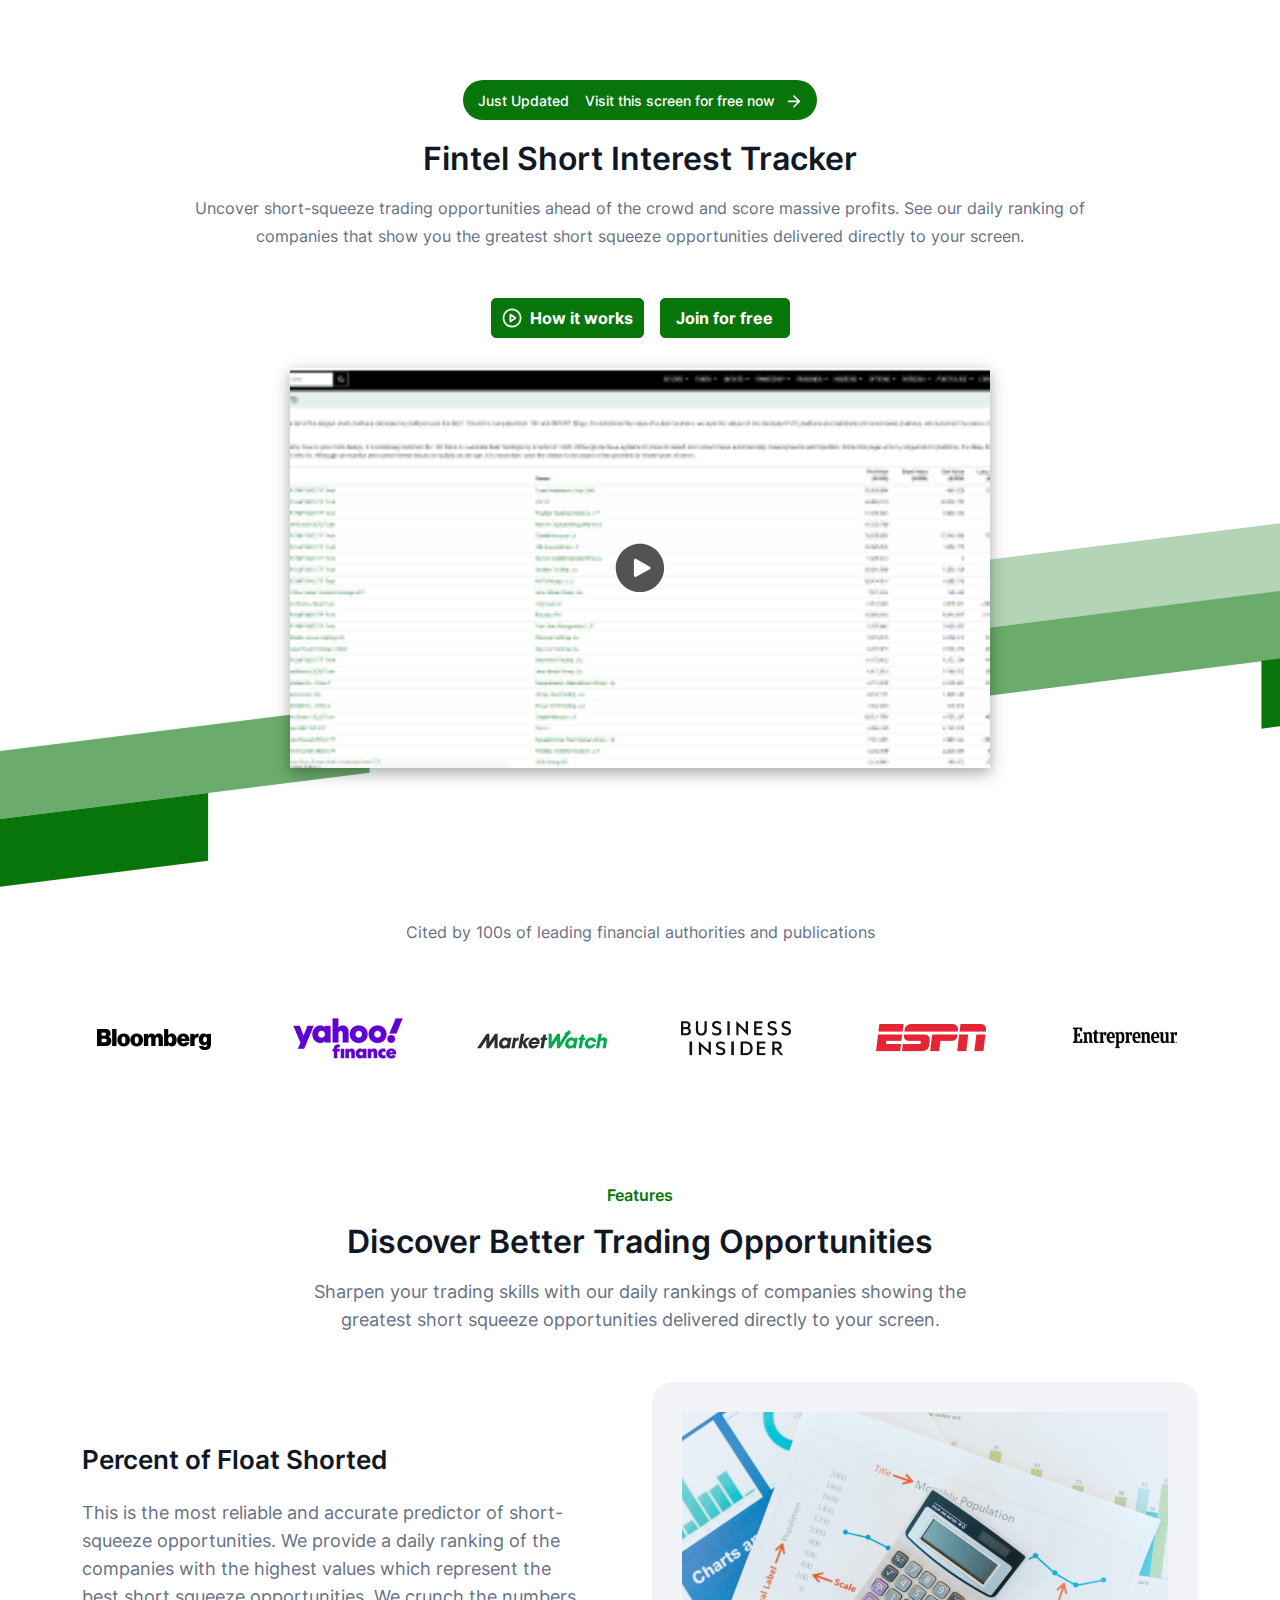
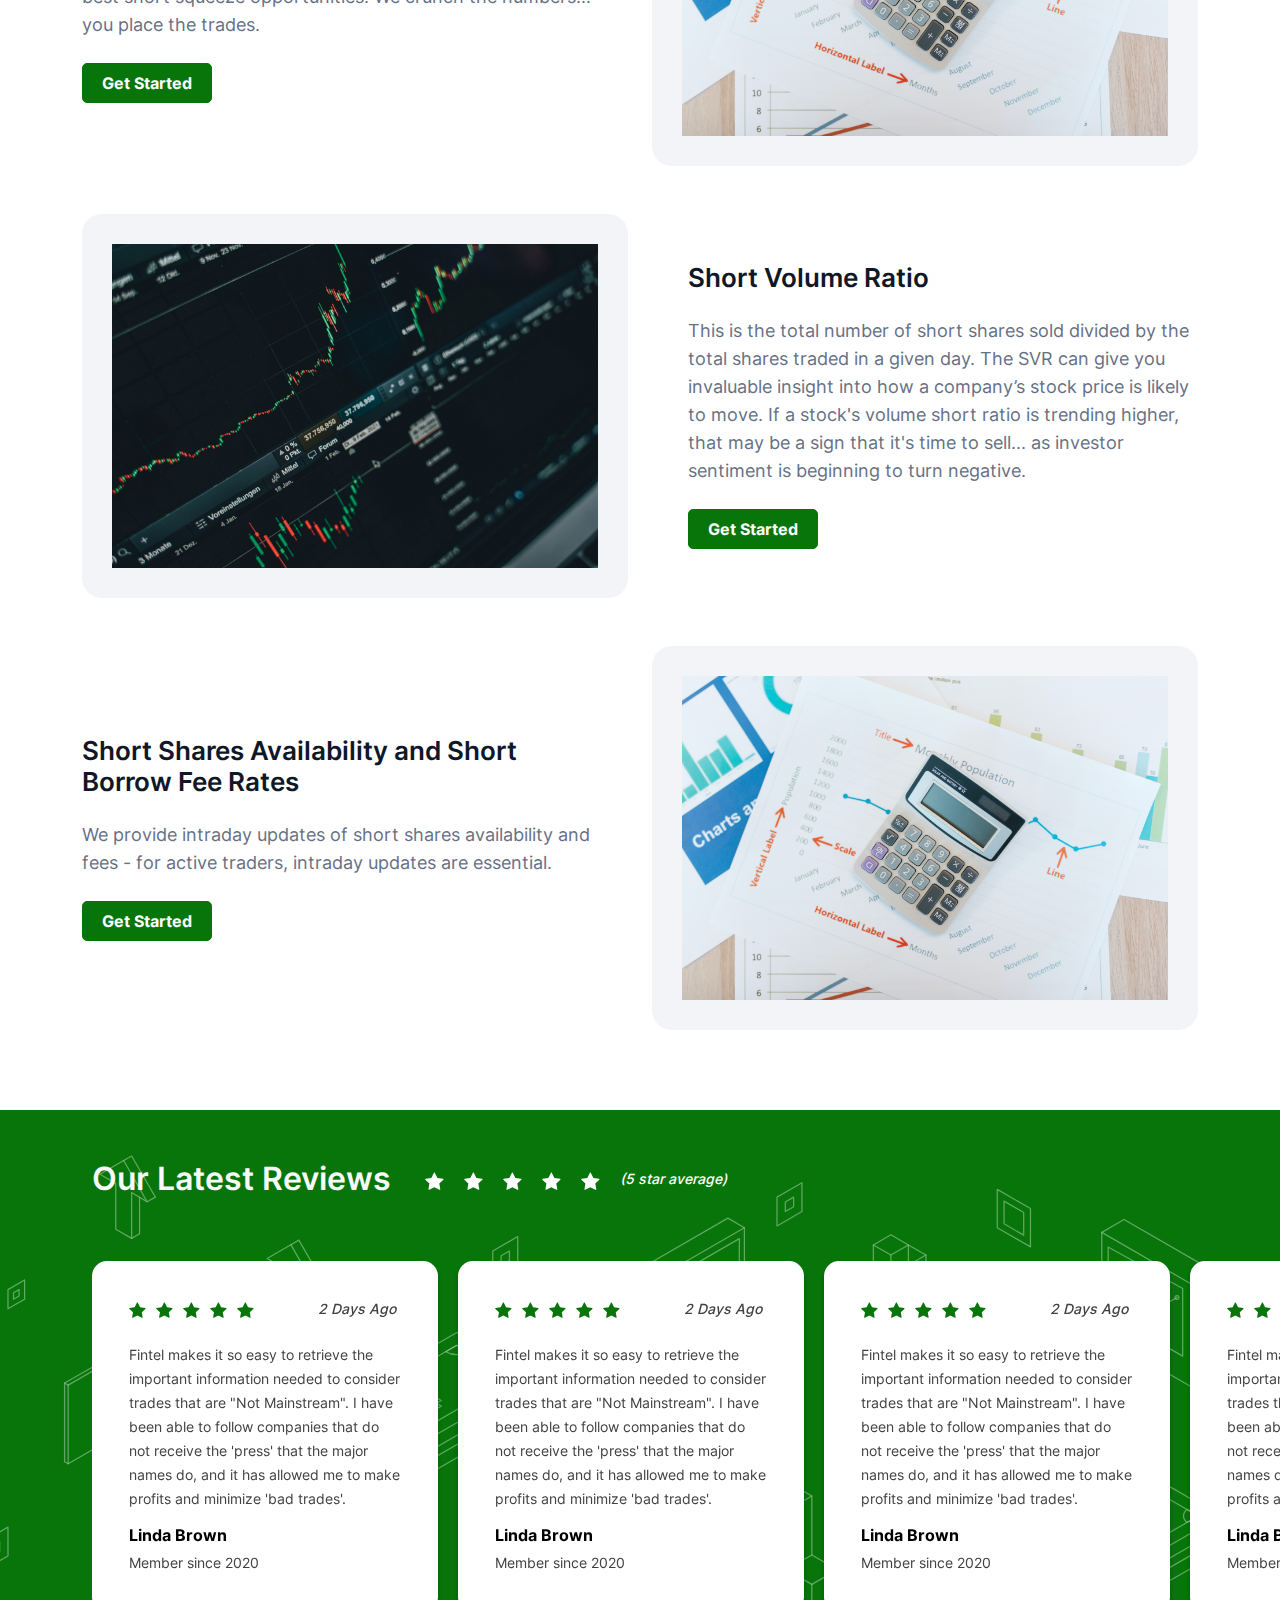
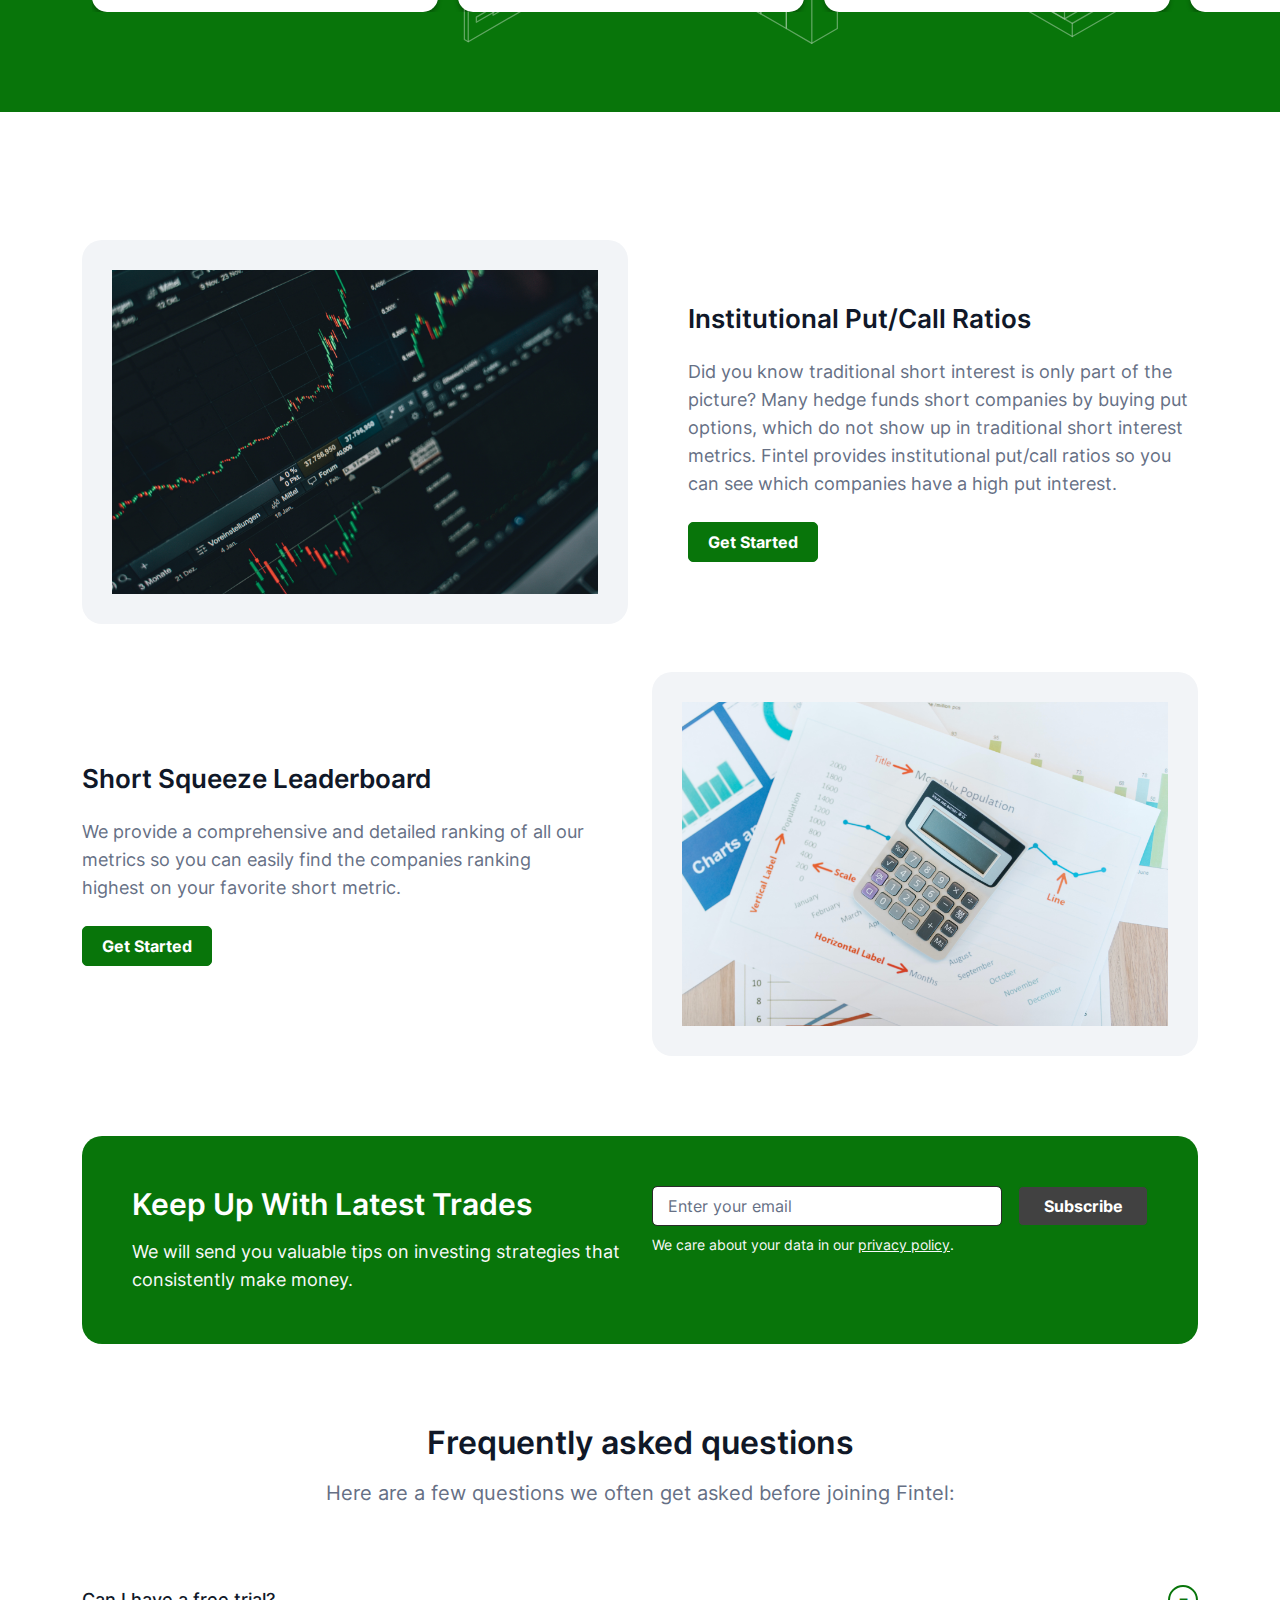
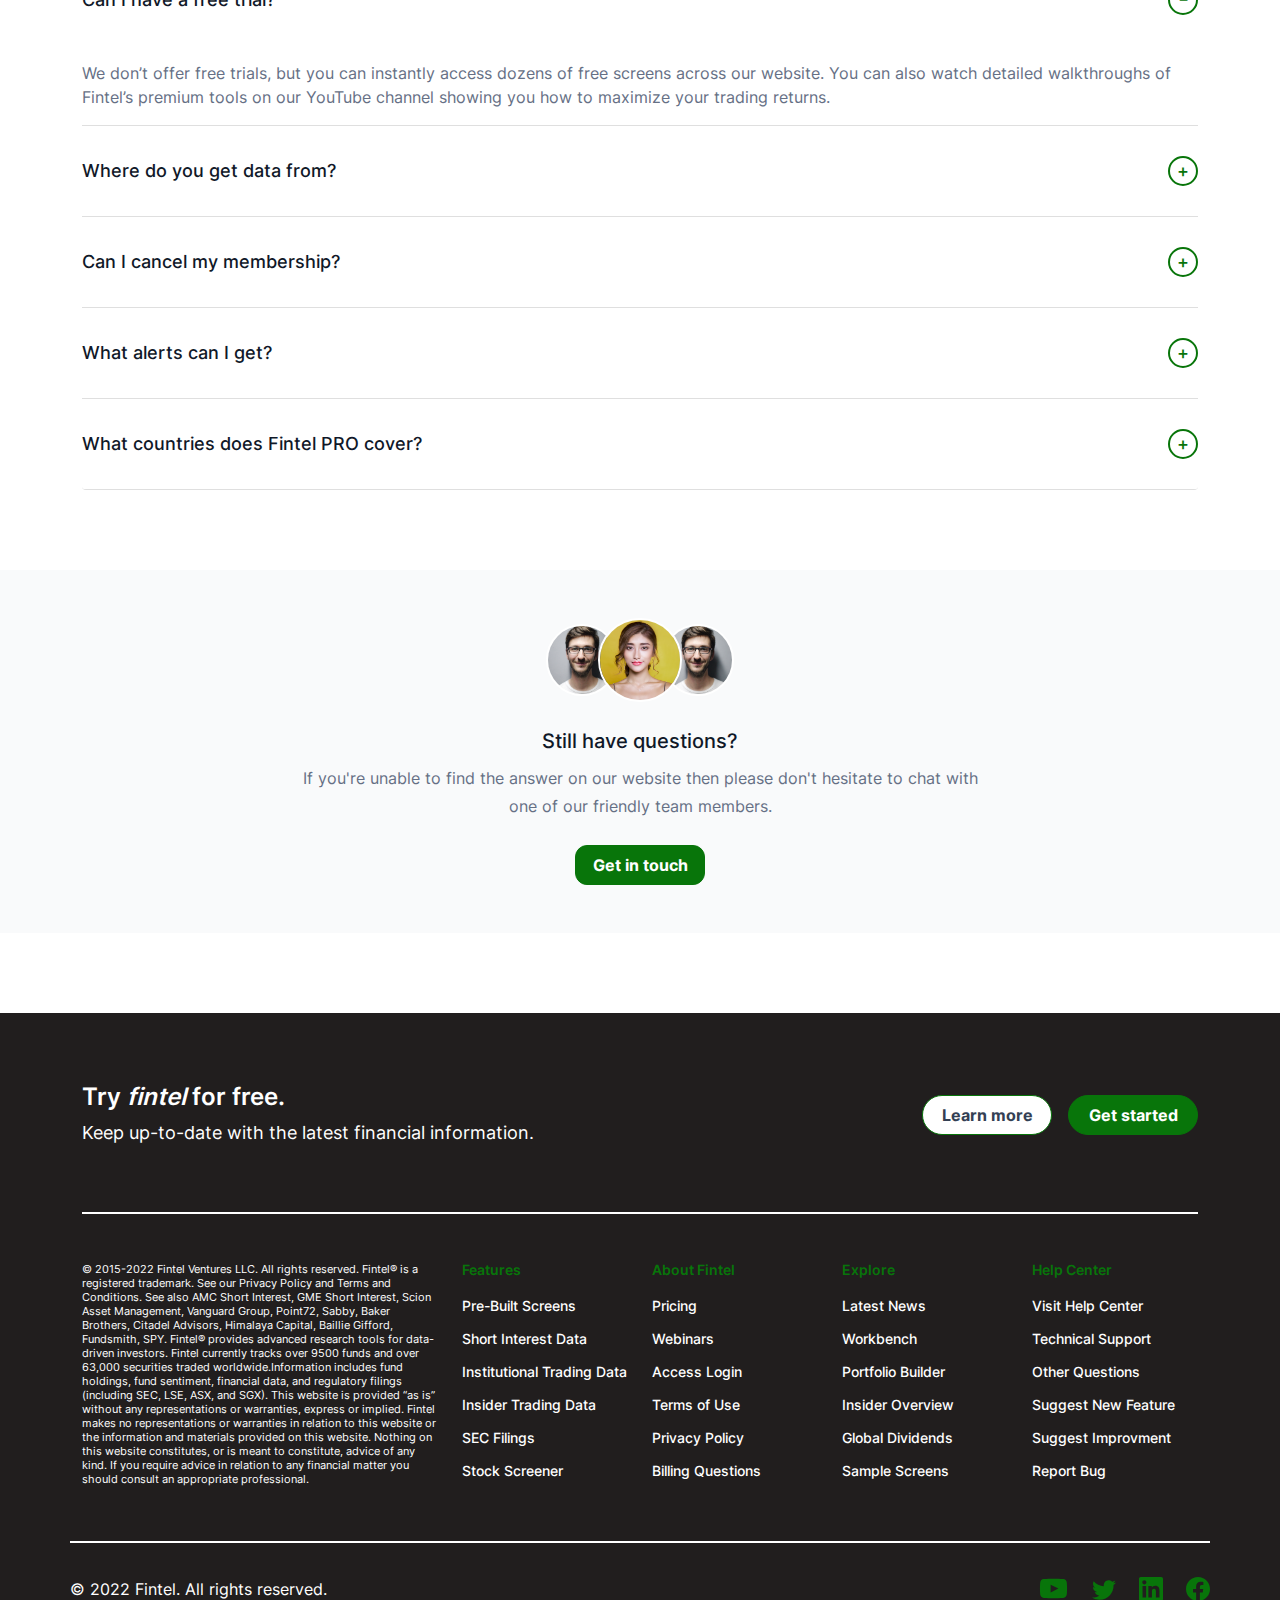
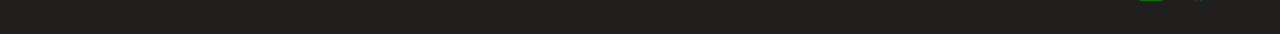
<file: short-interest-tracker.html>
<!DOCTYPE html>
<html>
    <head>
        <title>
            Fintel - Fintel Short Interest Tracker
        </title>
        <meta name="viewport" content="width=device-width, initial-scale=1">
        <link href="./assets/css/bootstrap.min.css" type="text/css" rel="stylesheet" />
        <link href="./assets/css/owl.carousel.min.css" type="text/css" rel="stylesheet" />
        <link href="./assets/css/style.css" type="text/css" rel="stylesheet" />
        <link href="./assets/css/responsive.css" type="text/css" rel="stylesheet" />
    </head>
    <body>
       
        <!-- / Fintel Short Interest Tracker -->
        <section class="short-interest-section section-pt position-relative">
            <div class="container">
                <div class="row">
                    <div class="col-12">
                        <div class="pricing-head">
                            <a href="javascript:void(0)" class="visit-label">Just Updated <span class="ms-3">Visit this screen for free now <svg width="15" height="15" viewBox="0 0 5 5" class="ms-2" fill="none" xmlns="http://www.w3.org/2000/svg">
                                <path d="M0.496582 2.45414H4.10677M4.10677 2.45414L2.30167 0.649048M4.10677 2.45414L2.30167 4.25923" stroke="white" stroke-width="0.515728" stroke-linecap="round" stroke-linejoin="round"/>
                                </svg>
                                </span></a>
                            <h1 class="big-heading-title text-center">Fintel Short Interest Tracker</h1>
                            <p class="text-center mt-3">Uncover short-squeeze trading opportunities ahead of the crowd and score massive profits. See our daily ranking of companies that show you the greatest short squeeze opportunities delivered directly to your screen.</p>
                             <div class="w-100 d-flex align-items-center justify-content-center mt-4 mt-lg-5">
                                <button class="custom-btn b-radius-5"><svg width="20" height="20" class="me-2" viewBox="0 0 9 9" fill="none" xmlns="http://www.w3.org/2000/svg">
                                    <path d="M4.52772 8.37088C6.66399 8.37088 8.39578 6.63909 8.39578 4.50282C8.39578 2.36655 6.66399 0.634766 4.52772 0.634766C2.39146 0.634766 0.659668 2.36655 0.659668 4.50282C0.659668 6.63909 2.39146 8.37088 4.52772 8.37088Z" stroke="white" stroke-width="0.773611" stroke-linecap="round" stroke-linejoin="round"/>
                                    <path d="M3.75411 2.9556L6.07495 4.50282L3.75411 6.05004V2.9556Z" stroke="white" stroke-width="0.773611" stroke-linecap="round" stroke-linejoin="round"/>
                                    </svg>
                                     How it works</button>
                                <button class="custom-btn b-radius-5 ms-3">Join for free</button>
                             </div>   
                        </div>
                        <div class="w-100">
                            <div class="tracker-video-play position-relative">
                                <img src="./assets/images/Overlay.png" class="img-fluid img-cover" alt="" />
                                <svg width="50" height="50" viewBox="0 0 32 32" class="play-video-btn" fill="none" xmlns="http://www.w3.org/2000/svg">
                                    <g filter="url(#filter0_b_874_52687)">
                                    <path fill-rule="evenodd" clip-rule="evenodd" d="M15.9664 31.4195C24.5114 31.4195 31.4386 24.4923 31.4386 15.9473C31.4386 7.40219 24.5114 0.475037 15.9664 0.475037C7.42129 0.475037 0.494141 7.40219 0.494141 15.9473C0.494141 24.4923 7.42129 31.4195 15.9664 31.4195ZM13.5488 21.6225L22.252 16.758C22.8966 16.3977 22.8966 15.4968 22.252 15.1365L13.5488 10.272C12.9042 9.91166 12.0983 10.3621 12.0983 11.0827V20.8118C12.0983 21.5324 12.9042 21.9829 13.5488 21.6225Z" fill="#525352"/>
                                    </g>
                                    <defs>
                                    <filter id="filter0_b_874_52687" x="-15.5059" y="-15.525" width="62.9443" height="62.9445" filterUnits="userSpaceOnUse" color-interpolation-filters="sRGB">
                                    <feFlood flood-opacity="0" result="BackgroundImageFix"/>
                                    <feGaussianBlur in="BackgroundImage" stdDeviation="8"/>
                                    <feComposite in2="SourceAlpha" operator="in" result="effect1_backgroundBlur_874_52687"/>
                                    <feBlend mode="normal" in="SourceGraphic" in2="effect1_backgroundBlur_874_52687" result="shape"/>
                                    </filter>
                                    </defs>
                                </svg>                                    
                            </div>
                        </div>
                    </div>
                </div>
            </div>
        </section>
        <!-- // Fintel Short Interest Tracker -->
        <!-- / financial authorities and publications -->
        <section class="financial-authorities-section">
            <div class="container">
                <div class="row">
                    <div class="col-12 text-center">
                        <p>Cited by 100s of leading financial authorities and publications</p>
                        <div class="owl-carousel financial-carousel owl-theme mt-5">
                            <div class="item">
                                <a href="javascript:void(0)"><img src="./assets/images/1.png" class="img-fluid" alt="" /></a>
                            </div> 
                            <div class="item">
                                <a href="javascript:void(0)"><img src="./assets/images/2.png" class="img-fluid" alt="" /></a>
                            </div> 
                            <div class="item">
                                <a href="javascript:void(0)"><img src="./assets/images/3.png" class="img-fluid" alt="" /></a>
                            </div> 
                            <div class="item">
                                <a href="javascript:void(0)"><img src="./assets/images/4.png" class="img-fluid" alt="" /></a>
                            </div> 
                            <div class="item">
                                <a href="javascript:void(0)"><img src="./assets/images/5.png" class="img-fluid" alt="" /></a>
                            </div> 
                            <div class="item">
                                <a href="javascript:void(0)"><img src="./assets/images/6.png" class="img-fluid" alt="" /></a>
                            </div> 
                            <div class="item">
                                <a href="javascript:void(0)"><img src="./assets/images/7.png" class="img-fluid" alt="" /></a>
                            </div> 
                        </div>
                    </div>
                </div>
            </div>
        </section>
        <!-- // financial authorities and publications -->
        <!-- / Trading Opportunities -->
        <section class="trading-opportunities-section section-pt">
            <div class="container">
                <div class="row">
                    <div class="col-12">
                        <span class="small-text d-block text-center">Features</span>
                        <h1 class="heading-title text-center mt-3">Discover Better Trading Opportunities</h1>
                        <p class="mt-3 mx-w-700 mx-auto text-center inner-p-txt">Sharpen your trading skills with our daily rankings of companies showing the greatest short squeeze opportunities delivered directly to your screen.</p>
                    </div>
                </div>
                <div class="row">
                    <div class="col-md-6 mt-5 align-self-center pe-lg-5">
                        <h6 class="mb-0">Percent of Float Shorted</h6>
                        <p class="my-2 my-lg-4">This is the most reliable and accurate predictor of short-squeeze opportunities. We provide a daily ranking of the companies with the highest values which represent the best short squeeze opportunities. We crunch the numbers... you place the trades.</p>
                        <button class="custom-btn b-radius-5">Get Started</button>
                    </div>
                    <div class="col-md-6 mt-5 align-self-center">
                        <div class="trading-box">
                            <img src="./assets/images/trading02.jpg" class="img-fluid img-cover-wh" alt="" />
                        </div>
                    </div>
                </div>
                <div class="row">
                    <div class="col-md-6 mt-5 align-self-center order-2 order-md-1">
                        <div class="trading-box">
                            <img src="./assets/images/trading01.jpg" class="img-fluid img-cover-wh" alt="" />
                        </div>
                    </div>
                    <div class="col-md-6 mt-5 align-self-center ps-lg-5 order-1 order-md-2">
                        <h6 class="mb-0">Short Volume Ratio</h6>
                        <p class="my-2 my-lg-4">This is the total number of short shares sold divided by the total shares traded in a given day. The SVR can give you invaluable insight into how a company’s stock price is likely to move. If a stock's volume short ratio is trending higher, that may be a sign that it's time to sell... as investor sentiment is beginning to turn negative.</p>
                        <button class="custom-btn b-radius-5">Get Started</button>
                    </div>
                </div>
                <div class="row">
                    <div class="col-md-6 mt-5 align-self-center pe-lg-5">
                        <h6 class="mb-0">Short Shares Availability and Short Borrow Fee Rates</h6>
                        <p class="my-2 my-lg-4">We provide intraday updates of short shares availability and fees - for active traders, intraday updates are essential.</p>
                        <button class="custom-btn b-radius-5">Get Started</button>
                    </div>
                    <div class="col-md-6 mt-5 align-self-center">
                        <div class="trading-box">
                            <img src="./assets/images/trading02.jpg" class="img-fluid img-cover-wh" alt="" />
                        </div>
                    </div>
                </div>
            </div>
        </section>
        <!-- // Trading Opportunities -->
        <!-- / Our Latest Reviews -->
        <section class="our-latest-reviews-section section-mt">
            <div class="our-latest-reviews">
                <div class="row">
                    <div class="col-12 pe-sm-0">
                        <div class="flex-wrap align-items-center d-none d-sm-flex">
                            <h2 class="heading-title text-light mb-0">Our Latest Reviews</h2>
                            <ul class="d-flex flex-wrap align-items-center ms-4 starlist">
                                <li>
                                    <svg width="19" height="18" viewBox="0 0 29 28" xmlns="http://www.w3.org/2000/svg" class="star-ico">
                                    <path d="M6.45004 27.5764C5.76075 27.93 4.97861 27.3104 5.11789 26.5193L6.60004 18.0729L0.308965 12.08C-0.278535 11.5193 0.0268225 10.4943 0.814323 10.3836L9.56075 9.14071L13.4608 1.41392C13.8125 0.717494 14.7643 0.717494 15.1161 1.41392L19.0161 9.14071L27.7625 10.3836C28.55 10.4943 28.8554 11.5193 28.2661 12.08L21.9768 18.0729L23.459 26.5193C23.5983 27.3104 22.8161 27.93 22.1268 27.5764L14.2858 23.5479L6.44825 27.5764H6.45004Z" fill="current-color"/>
                                    </svg>
                                </li>
                                <li>
                                    <svg width="19" height="18" viewBox="0 0 29 28" xmlns="http://www.w3.org/2000/svg" class="star-ico">
                                    <path d="M6.45004 27.5764C5.76075 27.93 4.97861 27.3104 5.11789 26.5193L6.60004 18.0729L0.308965 12.08C-0.278535 11.5193 0.0268225 10.4943 0.814323 10.3836L9.56075 9.14071L13.4608 1.41392C13.8125 0.717494 14.7643 0.717494 15.1161 1.41392L19.0161 9.14071L27.7625 10.3836C28.55 10.4943 28.8554 11.5193 28.2661 12.08L21.9768 18.0729L23.459 26.5193C23.5983 27.3104 22.8161 27.93 22.1268 27.5764L14.2858 23.5479L6.44825 27.5764H6.45004Z" fill="current-color"/>
                                    </svg>
                                </li>
                                <li>
                                    <svg width="19" height="18" viewBox="0 0 29 28" xmlns="http://www.w3.org/2000/svg" class="star-ico">
                                    <path d="M6.45004 27.5764C5.76075 27.93 4.97861 27.3104 5.11789 26.5193L6.60004 18.0729L0.308965 12.08C-0.278535 11.5193 0.0268225 10.4943 0.814323 10.3836L9.56075 9.14071L13.4608 1.41392C13.8125 0.717494 14.7643 0.717494 15.1161 1.41392L19.0161 9.14071L27.7625 10.3836C28.55 10.4943 28.8554 11.5193 28.2661 12.08L21.9768 18.0729L23.459 26.5193C23.5983 27.3104 22.8161 27.93 22.1268 27.5764L14.2858 23.5479L6.44825 27.5764H6.45004Z" fill="current-color"/>
                                    </svg>
                                </li>
                                <li>
                                    <svg width="19" height="18" viewBox="0 0 29 28" xmlns="http://www.w3.org/2000/svg" class="star-ico">
                                    <path d="M6.45004 27.5764C5.76075 27.93 4.97861 27.3104 5.11789 26.5193L6.60004 18.0729L0.308965 12.08C-0.278535 11.5193 0.0268225 10.4943 0.814323 10.3836L9.56075 9.14071L13.4608 1.41392C13.8125 0.717494 14.7643 0.717494 15.1161 1.41392L19.0161 9.14071L27.7625 10.3836C28.55 10.4943 28.8554 11.5193 28.2661 12.08L21.9768 18.0729L23.459 26.5193C23.5983 27.3104 22.8161 27.93 22.1268 27.5764L14.2858 23.5479L6.44825 27.5764H6.45004Z" fill="current-color"/>
                                    </svg>
                                </li>
                                <li>
                                    <svg width="19" height="18" viewBox="0 0 29 28" xmlns="http://www.w3.org/2000/svg" class="star-ico">
                                    <path d="M6.45004 27.5764C5.76075 27.93 4.97861 27.3104 5.11789 26.5193L6.60004 18.0729L0.308965 12.08C-0.278535 11.5193 0.0268225 10.4943 0.814323 10.3836L9.56075 9.14071L13.4608 1.41392C13.8125 0.717494 14.7643 0.717494 15.1161 1.41392L19.0161 9.14071L27.7625 10.3836C28.55 10.4943 28.8554 11.5193 28.2661 12.08L21.9768 18.0729L23.459 26.5193C23.5983 27.3104 22.8161 27.93 22.1268 27.5764L14.2858 23.5479L6.44825 27.5764H6.45004Z" fill="current-color"/>
                                    </svg>
                                </li>
                                <li><span>(5 star average)</span></li>
                            </ul>
                        </div>
                        <div class="review-slider-wrap">
                            <div class="owl-carousel review-slider-carousel owl-theme">
                                <div class="item">
                                  <div class="latest-review-item">
                                    <ul class="d-flex flex-wrap align-items-center starlist mb-4">
                                        <li>
                                            <svg width="17" height="16" viewBox="0 0 29 28" xmlns="http://www.w3.org/2000/svg" class="star-ico">
                                            <path d="M6.45004 27.5764C5.76075 27.93 4.97861 27.3104 5.11789 26.5193L6.60004 18.0729L0.308965 12.08C-0.278535 11.5193 0.0268225 10.4943 0.814323 10.3836L9.56075 9.14071L13.4608 1.41392C13.8125 0.717494 14.7643 0.717494 15.1161 1.41392L19.0161 9.14071L27.7625 10.3836C28.55 10.4943 28.8554 11.5193 28.2661 12.08L21.9768 18.0729L23.459 26.5193C23.5983 27.3104 22.8161 27.93 22.1268 27.5764L14.2858 23.5479L6.44825 27.5764H6.45004Z" fill="current-color"/>
                                            </svg>
                                        </li>
                                        <li>
                                            <svg width="17" height="16" viewBox="0 0 29 28" xmlns="http://www.w3.org/2000/svg" class="star-ico">
                                            <path d="M6.45004 27.5764C5.76075 27.93 4.97861 27.3104 5.11789 26.5193L6.60004 18.0729L0.308965 12.08C-0.278535 11.5193 0.0268225 10.4943 0.814323 10.3836L9.56075 9.14071L13.4608 1.41392C13.8125 0.717494 14.7643 0.717494 15.1161 1.41392L19.0161 9.14071L27.7625 10.3836C28.55 10.4943 28.8554 11.5193 28.2661 12.08L21.9768 18.0729L23.459 26.5193C23.5983 27.3104 22.8161 27.93 22.1268 27.5764L14.2858 23.5479L6.44825 27.5764H6.45004Z" fill="current-color"/>
                                            </svg>
                                        </li>
                                        <li>
                                            <svg width="17" height="16" viewBox="0 0 29 28" xmlns="http://www.w3.org/2000/svg" class="star-ico">
                                            <path d="M6.45004 27.5764C5.76075 27.93 4.97861 27.3104 5.11789 26.5193L6.60004 18.0729L0.308965 12.08C-0.278535 11.5193 0.0268225 10.4943 0.814323 10.3836L9.56075 9.14071L13.4608 1.41392C13.8125 0.717494 14.7643 0.717494 15.1161 1.41392L19.0161 9.14071L27.7625 10.3836C28.55 10.4943 28.8554 11.5193 28.2661 12.08L21.9768 18.0729L23.459 26.5193C23.5983 27.3104 22.8161 27.93 22.1268 27.5764L14.2858 23.5479L6.44825 27.5764H6.45004Z" fill="current-color"/>
                                            </svg>
                                        </li>
                                        <li>
                                            <svg width="17" height="16" viewBox="0 0 29 28" xmlns="http://www.w3.org/2000/svg" class="star-ico">
                                            <path d="M6.45004 27.5764C5.76075 27.93 4.97861 27.3104 5.11789 26.5193L6.60004 18.0729L0.308965 12.08C-0.278535 11.5193 0.0268225 10.4943 0.814323 10.3836L9.56075 9.14071L13.4608 1.41392C13.8125 0.717494 14.7643 0.717494 15.1161 1.41392L19.0161 9.14071L27.7625 10.3836C28.55 10.4943 28.8554 11.5193 28.2661 12.08L21.9768 18.0729L23.459 26.5193C23.5983 27.3104 22.8161 27.93 22.1268 27.5764L14.2858 23.5479L6.44825 27.5764H6.45004Z" fill="current-color"/>
                                            </svg>
                                        </li>
                                        <li>
                                            <svg width="17" height="16" viewBox="0 0 29 28" xmlns="http://www.w3.org/2000/svg" class="star-ico">
                                            <path d="M6.45004 27.5764C5.76075 27.93 4.97861 27.3104 5.11789 26.5193L6.60004 18.0729L0.308965 12.08C-0.278535 11.5193 0.0268225 10.4943 0.814323 10.3836L9.56075 9.14071L13.4608 1.41392C13.8125 0.717494 14.7643 0.717494 15.1161 1.41392L19.0161 9.14071L27.7625 10.3836C28.55 10.4943 28.8554 11.5193 28.2661 12.08L21.9768 18.0729L23.459 26.5193C23.5983 27.3104 22.8161 27.93 22.1268 27.5764L14.2858 23.5479L6.44825 27.5764H6.45004Z" fill="current-color"/>
                                            </svg>
                                        </li>
                                        <li class="ms-auto"><span>2 Days Ago</span></li>
                                    </ul>
                                    <p>Fintel makes it so easy to retrieve the important information needed to consider trades that are "Not Mainstream". I have been able to follow companies that do not receive the 'press' that the major names do, and it has allowed me to make profits and minimize 'bad trades'.</p>
                                    <h3>Linda Brown</h3>
                                    <p>Member since 2020</p>
                                    </div>
                                </div> 
                            </div>
                        </div>
                    </div>
                </div>
            </div>
        </section>
        <!-- // Our Latest Reviews -->
         <!-- / Trading Opportunities -->
         <section class="trading-opportunities-section section-pt">
            <div class="container">
                <div class="row">
                    <div class="col-md-6 mt-5 align-self-center order-2 order-md-1">
                        <div class="trading-box">
                            <img src="./assets/images/trading01.jpg" class="img-fluid img-cover-wh" alt="" />
                        </div>
                    </div>
                    <div class="col-md-6 mt-md-5 align-self-center ps-lg-5 order-1 order-md-2">
                        <h6 class="mb-0">Institutional Put/Call Ratios</h6>
                        <p class="my-2 my-lg-4">Did you know traditional short interest is only part of the picture? Many hedge funds short companies by buying put options, which do not show up in traditional short interest metrics. Fintel provides institutional put/call ratios so you can see which companies have a high put interest.</p>
                        <button class="custom-btn b-radius-5">Get Started</button>
                    </div>
                </div>
                <div class="row">
                    <div class="col-md-6 mt-5 align-self-center pe-lg-5">
                        <h6 class="mb-0">Short Squeeze Leaderboard</h6>
                        <p class="my-2 my-lg-4">We provide a comprehensive and detailed ranking of all our metrics so you can easily find the companies ranking highest on your favorite short metric.</p>
                        <button class="custom-btn b-radius-5">Get Started</button>
                    </div>
                    <div class="col-md-6 mt-5 align-self-center">
                        <div class="trading-box">
                            <img src="./assets/images/trading02.jpg" class="img-fluid img-cover-wh" alt="" />
                        </div>
                    </div>
                </div>
            </div>
        </section>
        <!-- // Trading Opportunities -->
        <!-- / subscribe section -->
        <section class="subscribe-section section-pt">
            <div class="container">
                <div class="row">
                    <div class="col-12">
                        <div class="subscribe-box">
                            <div class="row">
                                <div class="col-lg-6">
                                    <h4 class="mb-3">Keep Up With Latest Trades</h4>
                                    <p class="text-light">We will send you valuable tips on investing strategies that consistently make money.</p>
                                </div>
                                <div class="col-lg-6 mt-4 mt-lg-0">
                                    <div class="d-flex align-self-center subscribe-form">
                                        <input type="text" class="form-control custom-input" placeholder="Enter your email"/>
                                        <button class="custom-btn b-radius-5 dark-gray-bg ms-sm-3 mt-2 mt-sm-0">Subscribe</button>
                                    </div>
                                    <span class="text-light mt-2 d-block">We care about your data in our <a href="javascript:void(0)" class="text-undeline text-light">privacy policy</a>.</span>
                                </div>
                            </div>
                        </div>
                    </div>
                </div>
            </div>
        </section>
        <!-- // subscribe section -->
        <!-- / Frequently asked questions -->
        <section class="frequently-question-section section-pt">
            <div class="container">
                <div class="row">
                    <div class="col-12">
                        <h1 class="heading-title text-center">Frequently asked questions</h1>
                        <p class="text-center mt-3 inner-p-txt">Here are a few questions we often get asked before joining Fintel:</p>
                        <div class="w-100 mt-5">
                            <div class="accordion" id="accordionExample">
                                <div class="accordion-item">
                                  <h2 class="accordion-header" id="frequently-question-one">
                                    <button class="accordion-button" type="button" data-bs-toggle="collapse" data-bs-target="#frequentlyCollapseOne" aria-expanded="true" aria-controls="frequentlyCollapseOne">
                                        Can I have a free trial?
                                    </button>
                                  </h2>
                                  <div id="frequentlyCollapseOne" class="accordion-collapse collapse show" aria-labelledby="frequently-question-one" data-bs-parent="#accordionExample">
                                    <div class="accordion-body">
                                        We don’t offer free trials, but you can instantly access dozens of free screens across our website. You can also watch detailed walkthroughs of Fintel’s premium tools on our YouTube channel showing you how to maximize your trading returns.
                                    </div>
                                  </div>
                                </div>
                                <div class="accordion-item">
                                  <h2 class="accordion-header" id="frequently-question-two">
                                    <button class="accordion-button collapsed" type="button" data-bs-toggle="collapse" data-bs-target="#frequentlyCollapseTwo" aria-expanded="false" aria-controls="frequentlyCollapseTwo">
                                        Where do you get data from?
                                    </button>
                                  </h2>
                                  <div id="frequentlyCollapseTwo" class="accordion-collapse collapse" aria-labelledby="frequently-question-two" data-bs-parent="#accordionExample">
                                    <div class="accordion-body">
                                      <strong>This is the second item's accordion body.</strong> It is hidden by default, until the collapse plugin adds the appropriate classes that we use to style each element. These classes control the overall appearance, as well as the showing and hiding via CSS transitions. You can modify any of this with custom CSS or overriding our default variables. It's also worth noting that just about any HTML can go within the <code>.accordion-body</code>, though the transition does limit overflow.
                                    </div>
                                  </div>
                                </div>
                                <div class="accordion-item">
                                  <h2 class="accordion-header" id="frequently-question-three">
                                    <button class="accordion-button collapsed" type="button" data-bs-toggle="collapse" data-bs-target="#frequentlyCollapseThree" aria-expanded="false" aria-controls="frequentlyCollapseThree">
                                        Can I cancel my membership?
                                    </button>
                                  </h2>
                                  <div id="frequentlyCollapseThree" class="accordion-collapse collapse" aria-labelledby="frequently-question-three" data-bs-parent="#accordionExample">
                                    <div class="accordion-body">
                                      <strong>This is the third item's accordion body.</strong> It is hidden by default, until the collapse plugin adds the appropriate classes that we use to style each element. These classes control the overall appearance, as well as the showing and hiding via CSS transitions. You can modify any of this with custom CSS or overriding our default variables. It's also worth noting that just about any HTML can go within the <code>.accordion-body</code>, though the transition does limit overflow.
                                    </div>
                                  </div>
                                </div>
                                <div class="accordion-item">
                                    <h2 class="accordion-header" id="frequently-question-four">
                                      <button class="accordion-button collapsed" type="button" data-bs-toggle="collapse" data-bs-target="#frequentlyCollapsefour" aria-expanded="false" aria-controls="frequentlyCollapsefour">
                                        What alerts can I get?
                                      </button>
                                    </h2>
                                    <div id="frequentlyCollapsefour" class="accordion-collapse collapse" aria-labelledby="frequently-question-four" data-bs-parent="#accordionExample">
                                      <div class="accordion-body">
                                        <strong>This is the third item's accordion body.</strong> It is hidden by default, until the collapse plugin adds the appropriate classes that we use to style each element. These classes control the overall appearance, as well as the showing and hiding via CSS transitions. You can modify any of this with custom CSS or overriding our default variables. It's also worth noting that just about any HTML can go within the <code>.accordion-body</code>, though the transition does limit overflow.
                                      </div>
                                    </div>
                                  </div>
                                  <div class="accordion-item">
                                    <h2 class="accordion-header" id="frequently-question-five">
                                      <button class="accordion-button collapsed" type="button" data-bs-toggle="collapse" data-bs-target="#frequentlyCollapsefive" aria-expanded="false" aria-controls="frequentlyCollapsefive">
                                        What countries does Fintel PRO cover?
                                      </button>
                                    </h2>
                                    <div id="frequentlyCollapsefive" class="accordion-collapse collapse" aria-labelledby="frequently-question-five" data-bs-parent="#accordionExample">
                                      <div class="accordion-body">
                                        <strong>This is the third item's accordion body.</strong> It is hidden by default, until the collapse plugin adds the appropriate classes that we use to style each element. These classes control the overall appearance, as well as the showing and hiding via CSS transitions. You can modify any of this with custom CSS or overriding our default variables. It's also worth noting that just about any HTML can go within the <code>.accordion-body</code>, though the transition does limit overflow.
                                      </div>
                                    </div>
                                  </div>
                              </div>
                        </div>
                    </div>
                </div>
            </div>
        </section>
        <!-- // Frequently asked questions -->
        <!-- / Still have questions? -->
        <section class="still-have-questions-section section-mt">
            <div class="container">
                <div class="row">
                    <div class="col-12">
                        <ul class="still-have-questions-list d-flex align-items-center justify-content-center mb-4">
                            <li class="userprofile01">
                                <img src="./assets/images/profile01.jpg" class="img-fluid img-cover" alt="" />
                            </li>
                            <li class="userprofile02">
                                <img src="./assets/images/profile02.jpg" class="img-fluid img-cover" alt="" />
                            </li>
                            <li class="userprofile03">
                                <img src="./assets/images/profile01.jpg" class="img-fluid img-cover" alt="" />
                            </li>
                        </ul>
                        <h2 class="text-center">Still have questions?</h2>
                        <p class="text-center">If you're unable to find the answer on our website then please don't hesitate to chat with one of our friendly team members.</p>
                        <div class="text-center w-100">
                            <button class="custom-btn m-auto">Get in touch</button>
                        </div>
                    </div>
                </div>
            </div>
        </section>
        <!-- // Still have questions? -->
        <!-- / Footer section -->
        <section class="footer-section section-mt">
            <div class="container">
                <div class="row">
                    <div class="col-12">
                        <div class="fintel-content d-flex align-items-center">
                            <div>
                                <h2>Try <em>fintel</em> for free.</h6>
                                <p>Keep up-to-date with the latest financial information.</p>
                            </div>
                            <div class="ms-auto d-flex align-items-center mt-4 mt-sm-0">
                                <button class="custom-btn m-auto b-radius-20 bg-white text-lightblack-color bg-primary-hover">Learn more</button>
                                <button class="custom-btn m-auto b-radius-20 ms-3">Get started</button>
                            </div>
                        </div>
                    </div>
                    <div class="col-md-5 col-lg-4 py-4 py-md-5 fintel-note">
                        <p>© 2015-2022 Fintel Ventures LLC. All rights reserved. Fintel® is a registered trademark. See our Privacy Policy and Terms and Conditions. See also AMC Short Interest, GME Short Interest, Scion Asset Management, Vanguard Group, Point72, Sabby, Baker Brothers, Citadel Advisors, Himalaya Capital, Baillie Gifford, Fundsmith, SPY. Fintel® provides advanced research tools for data-driven investors. Fintel currently tracks over 9500 funds and over 63,000 securities traded worldwide.Information includes fund holdings, fund sentiment, financial data, and regulatory filings (including SEC, LSE, ASX, and SGX). This website is provided “as is” without any representations or warranties, express or implied. Fintel makes no representations or warranties in relation to this website or the information and materials provided on this website. Nothing on this website constitutes, or is meant to constitute, advice of any kind. If you require advice in relation to any financial matter you should consult an appropriate professional.</p>
                    </div>
                    <div class="col-md-7 col-lg-8 pb-3 pb-md-5">
                        <div class="row footer-list">
                            <div class="col-sm-6 col-lg-3 mt-3 mt-md-5">
                                <h6>Features</h6>
                                <ul class="mt-3">
                                    <li><a href="javascript:void(0)">Pre-Built Screens</a></li>
                                    <li><a href="javascript:void(0)">Short Interest Data</a></li>
                                    <li><a href="javascript:void(0)">Institutional Trading Data</a></li>
                                    <li><a href="javascript:void(0)">Insider Trading Data</a></li>
                                    <li><a href="javascript:void(0)">SEC Filings</a></li>
                                    <li><a href="javascript:void(0)">Stock Screener</a></li>
                                </ul>
                            </div>
                            <div class="col-sm-6 col-lg-3 mt-3 mt-md-5">
                                <h6>About Fintel</h6>
                                <ul class="mt-3">
                                    <li><a href="javascript:void(0)">Pricing</a></li>
                                    <li><a href="javascript:void(0)">Webinars</a></li>
                                    <li><a href="javascript:void(0)">Access Login</a></li>
                                    <li><a href="javascript:void(0)">Terms of Use</a></li>
                                    <li><a href="javascript:void(0)">Privacy Policy</a></li>
                                    <li><a href="javascript:void(0)">Billing Questions</a></li>
                                </ul>
                            </div>
                            <div class="col-sm-6 col-lg-3 mt-3 mt-md-5">
                                <h6>Explore</h6>
                                <ul class="mt-3">
                                    <li><a href="javascript:void(0)">Latest News</a></li>
                                    <li><a href="javascript:void(0)">Workbench</a></li>
                                    <li><a href="javascript:void(0)">Portfolio Builder</a></li>
                                    <li><a href="javascript:void(0)">Insider Overview</a></li>
                                    <li><a href="javascript:void(0)">Global Dividends</a></li>
                                    <li><a href="javascript:void(0)">Sample Screens</a></li>
                                </ul>
                            </div>
                            <div class="col-sm-6 col-lg-3 mt-3 mt-md-5">
                                <h6>Help Center</h6>
                                <ul class="mt-3">
                                    <li><a href="javascript:void(0)">Visit Help Center</a></li>
                                    <li><a href="javascript:void(0)">Technical Support</a></li>
                                    <li><a href="javascript:void(0)">Other Questions</a></li>
                                    <li><a href="javascript:void(0)">Suggest New Feature</a></li>
                                    <li><a href="javascript:void(0)">Suggest Improvment</a></li>
                                    <li><a href="javascript:void(0)">Report Bug</a></li>
                                </ul>
                            </div>
                        </div>
                            
                    </div>
                    <div class="col-12 sub-footer-wrap d-flex flex-wrap align-items-center">
                        <span>© 2022 Fintel. All rights reserved.</span>
                        <ul class="ms-sm-auto d-flex align-items-center footer-social-list mt-4 mt-sm-0">
                            <li><a href="javascript:void(0)">
                                <svg width="31" height="31" viewBox="0 0 31 31" class="footer-social-ico" xmlns="http://www.w3.org/2000/svg">
                                    <path d="M2.17437 9.63045C2.29888 7.71351 3.84007 6.2112 5.7587 6.11615C8.537 5.97851 12.508 5.8125 15.5 5.8125C18.492 5.8125 22.463 5.97851 25.2413 6.11615C27.1599 6.2112 28.7011 7.71351 28.8256 9.63045C28.9449 11.467 29.0625 13.7269 29.0625 15.5C29.0625 17.2731 28.9449 19.533 28.8256 21.3696C28.7011 23.2865 27.1599 24.7888 25.2413 24.8839C22.463 25.0215 18.492 25.1875 15.5 25.1875C12.508 25.1875 8.537 25.0215 5.7587 24.8839C3.84008 24.7888 2.29888 23.2865 2.17437 21.3696C2.05507 19.533 1.9375 17.2731 1.9375 15.5C1.9375 13.7269 2.05507 11.467 2.17437 9.63045Z" fill="current-color"/>
                                    <path d="M12.5938 11.625V19.375L20.3438 15.5L12.5938 11.625Z" fill="#211E1E"/>
                                    </svg>
                                    
                            </a></li>
                            <li><a href="javascript:void(0)">
                                <svg width="24" height="20" viewBox="0 0 24 20" class="footer-social-ico" xmlns="http://www.w3.org/2000/svg">
                                    <path d="M7.55016 19.7507C16.6045 19.7507 21.5583 12.2474 21.5583 5.74259C21.5583 5.53166 21.5536 5.31603 21.5442 5.10509C22.5079 4.40819 23.3395 3.54499 24 2.55603C23.1025 2.95533 22.1496 3.21611 21.1739 3.32947C22.2013 2.71364 22.9705 1.7462 23.3391 0.606499C22.3726 1.17929 21.3156 1.58334 20.2134 1.80134C19.4708 1.01229 18.489 0.489849 17.4197 0.314783C16.3504 0.139718 15.2532 0.321783 14.2977 0.832829C13.3423 1.34387 12.5818 2.15544 12.1338 3.14204C11.6859 4.12865 11.5754 5.23535 11.8195 6.29103C9.86249 6.19282 7.94794 5.68444 6.19998 4.79883C4.45203 3.91323 2.90969 2.67017 1.67297 1.15025C1.0444 2.23398 0.852057 3.51638 1.13503 4.73682C1.418 5.95727 2.15506 7.02418 3.19641 7.72072C2.41463 7.6959 1.64998 7.48541 0.965625 7.10666V7.16759C0.964925 8.30488 1.3581 9.40732 2.07831 10.2875C2.79852 11.1677 3.80132 11.7713 4.91625 11.9957C4.19206 12.1939 3.43198 12.2227 2.69484 12.0801C3.00945 13.0582 3.62157 13.9136 4.44577 14.5271C5.26997 15.1405 6.26512 15.4813 7.29234 15.502C5.54842 16.8718 3.39417 17.6149 1.17656 17.6113C0.783287 17.6107 0.390399 17.5866 0 17.5392C2.25286 18.9845 4.87353 19.7521 7.55016 19.7507Z" fill="current-color"/>
                                    </svg>
                                    
                            </a></li>
                            <li><a href="javascript:void(0)">
                                <svg width="24" height="24" viewBox="0 0 24 24" class="footer-social-ico" xmlns="http://www.w3.org/2000/svg">
                                    <path d="M22.2234 0H1.77187C0.792187 0 0 0.773438 0 1.72969V22.2656C0 23.2219 0.792187 24 1.77187 24H22.2234C23.2031 24 24 23.2219 24 22.2703V1.72969C24 0.773438 23.2031 0 22.2234 0ZM7.12031 20.4516H3.55781V8.99531H7.12031V20.4516ZM5.33906 7.43438C4.19531 7.43438 3.27188 6.51094 3.27188 5.37187C3.27188 4.23281 4.19531 3.30937 5.33906 3.30937C6.47813 3.30937 7.40156 4.23281 7.40156 5.37187C7.40156 6.50625 6.47813 7.43438 5.33906 7.43438ZM20.4516 20.4516H16.8937V14.8828C16.8937 13.5562 16.8703 11.8453 15.0422 11.8453C13.1906 11.8453 12.9094 13.2937 12.9094 14.7891V20.4516H9.35625V8.99531H12.7687V10.5609H12.8156C13.2891 9.66094 14.4516 8.70938 16.1813 8.70938C19.7859 8.70938 20.4516 11.0813 20.4516 14.1656V20.4516Z" fill="current-color"/>
                                    </svg>
                                    
                            </a></li>
                            <li><a href="javascript:void(0)">
                                <svg width="24" height="24" viewBox="0 0 24 24" class="footer-social-ico" xmlns="http://www.w3.org/2000/svg">
                                    <path d="M24 12.0732C24 5.44582 18.6274 0.0732422 12 0.0732422C5.37258 0.0732422 0 5.44582 0 12.0732C0 18.0627 4.3882 23.0272 10.125 23.9275V15.542H7.07812V12.0732H10.125V9.42949C10.125 6.42199 11.9166 4.76074 14.6576 4.76074C15.9701 4.76074 17.3438 4.99512 17.3438 4.99512V7.94824H15.8306C14.34 7.94824 13.875 8.87332 13.875 9.82324V12.0732H17.2031L16.6711 15.542H13.875V23.9275C19.6118 23.0272 24 18.0627 24 12.0732Z" fill="current-color"/>
                                    </svg>
                                    
                            </a></li>
                        </ul>
                    </div>
                </div>
            </div>
        </section>
        <!-- // Footer section -->
        <script src="./assets/js/jquery-3.6.0.min.js"></script>
        <script src="./assets/js/bootstrap.min.js"></script>
        <script src="./assets/js/owl.carousel.js"></script>
        <script src="./assets/js/owl.carousel.min.js"></script>
        <script src="./assets/js/popper.min.js"></script>
        <script src="./assets/js/custom.js"></script>
    </body>
</html>
</file>
<file: assets/css/style.css>
/* Fonts start */
/* Inter fons start*/
@font-face {
    font-family: 'Inter';
    src: url('./../fonts/Inter-Regular.eot');
    src: url('./../fonts/Inter-Regular.eot?#iefix') format('embedded-opentype'),
        url('./../fonts/Inter-Regular.woff2') format('woff2'),
        url('./../fonts/Inter-Regular.woff') format('woff'),
        url('./../fonts/Inter-Regular.ttf') format('truetype');
    font-weight: normal;
    font-style: normal;
    font-display: swap;
}

@font-face {
    font-family: 'Inter';
    src: url('./../fonts/Inter-Medium.eot');
    src: url('./../fonts/Inter-Medium.eot?#iefix') format('embedded-opentype'),
        url('./../fonts/Inter-Medium.woff2') format('woff2'),
        url('./../fonts/Inter-Medium.woff') format('woff'),
        url('./../fonts/Inter-Medium.ttf') format('truetype');
    font-weight: 500;
    font-style: normal;
    font-display: swap;
}

@font-face {
    font-family: 'Inter';
    src: url('./../fonts/Inter-Light.eot');
    src: url('./../fonts/Inter-Light.eot?#iefix') format('embedded-opentype'),
        url('./../fonts/Inter-Light.woff2') format('woff2'),
        url('./../fonts/Inter-Light.woff') format('woff'),
        url('./../fonts/Inter-Light.ttf') format('truetype');
    font-weight: 300;
    font-style: normal;
    font-display: swap;
}

@font-face {
    font-family: 'Inter';
    src: url('./../fonts/Inter-SemiBold.eot');
    src: url('./../fonts/Inter-SemiBold.eot?#iefix') format('embedded-opentype'),
        url('./../fonts/Inter-SemiBold.woff2') format('woff2'),
        url('./../fonts/Inter-SemiBold.woff') format('woff'),
        url('./../fonts/Inter-SemiBold.ttf') format('truetype');
    font-weight: 600;
    font-style: normal;
    font-display: swap;
}

@font-face {
    font-family: 'Inter';
    src: url('./../fonts/Inter-Bold.eot');
    src: url('./../fonts/Inter-Bold.eot?#iefix') format('embedded-opentype'),
        url('./../fonts/Inter-Bold.woff2') format('woff2'),
        url('./../fonts/Inter-Bold.woff') format('woff'),
        url('./../fonts/Inter-Bold.ttf') format('truetype');
    font-weight: bold;
    font-style: normal;
    font-display: swap;
}
/* Inter fons end */
/* Fonts end */
/* Root start */
:root {
	/* default colors */
	--primary-color: #08750A;
	--white-color: #ffffff;
	--black-color: #000000;
	--lightblack-color: #101828;
	--dark-gray-color: #414141;
	--text-color: #667085;
	--eye-patch-color: #211E1E;
	/* Font style */
	--primary-font: "Inter", sans-serif;
}
* {
	box-sizing: border-box;
	margin: 0;
}
/* Root end */
/* default css start*/
body {
	font-family: var(--primary-font);
	background-color: var(--white-color);
	font-size: 14px;
	color: var(--lightblack-color);
	font-weight: 400;
}
a {
	color: var(--black-color);
	-webkit-transition: all 0.3s;
	-o-transition: all 0.3s;
	transition: all 0.3s;
	text-decoration: none;
}
a:hover {
	color: var(--primary-color);
	text-decoration: none;
}
a:focus {
	box-shadow: none;
}
h1,
h2,
h3,
h4,
h5,
h6 {
	font-family: var(--primary-font);
	color: var(--lightblack-color);
	font-weight: 500;
}
h1 a,
h2 a,
h3 a,
h4 a,
h5 a,
h6 a {
	color: var(--primary-color);
}
body h1:last-child,
body h2:last-child,
body h3:last-child,
body h4:last-child,
body h5:last-child,
body h6:last-child,
body p:last-child {
	margin-bottom: 0;
}
p
{
	font-size: 16px;
	color: var(--text-color);
	line-height: 28px;
}
.big-heading-title {
	font-size: 45px;
	font-weight: 600;
	color: var(--lightblack-color);
}
.heading-title {
	font-size: 36px;
	font-weight: 600;
	color: var(--lightblack-color);
}
.label-title {
	font-size: 16px;
	font-weight: 400;
	color: var(--lightblack-color);
	text-align: left;
	margin-bottom: 15px;
}
.btn,
button:focus,
.btn:focus,
.form-control:focus {
	outline: none !important;
	box-shadow: none !important;
}
.form-control:focus{
	background-color: #545353;
	border-color: #545353;
	color: var(--white-color);
}
.form-control:focus::placeholder{
	color: var(--white-color) !important;
}
.custom-input{
	height: 40px;
	background-color: var(--white-color);
	border: 1px solid var(--white-color);
	border-color: #2B2B2B;
	border-radius: 5px;
	padding: 5px 15px;
	color: var(--text-color);
	font-size: 16px;
	transition: all 0.3s;
}
.custom-textarea{
	height: 85px;
}
::selection {
	color: var(--white-color);
	background: var(--primary-color);
}
::placeholder {
	color: var(--text-color) !important;
}
ul {
	margin: 0px;
	padding: 0px;
}
ul li {
	padding: 0px;
	margin: 0px;
	list-style: none;
}
.d-align {
	display: flex;
	align-items: center;
}
.d-align-wrap {
	display: flex;
	flex-wrap: wrap;
	align-items: center;
}
.cursor-pointer {
	cursor: pointer;
}
/* Chrome, Safari, Edge, Opera */
input::-webkit-outer-spin-button,
input::-webkit-inner-spin-button {
	-webkit-appearance: none;
	margin: 0;
}
/* Firefox */
input[type="number"] {
	-moz-appearance: textfield;
}
.img-cover {
	width: inherit;
	height: inherit;
	object-fit: cover;
}
.hover-txt {
	transition: all 0.3s;
}
.hover-txt:hover {
	color: var(--primary-color) !important;
}
.cursor-pointer {
	cursor: pointer;
}
/* ::-webkit-scrollbar {
	width: 3px;
	height: 3px;
}
::-webkit-scrollbar-track {
	background-color: #909090;
}
::-webkit-scrollbar-thumb {
	border-radius: 8px;
	background-color: var(--primary-color);
} */
.custom-btn {
	min-width: 130px;
	min-height: 40px;
	padding: 6px 10px;
	font-size: 16px;
	font-weight: 700;
	background: var(--primary-color);
	border-radius: 12px;
	border: 1px solid var(--primary-color);
	color: var(--white-color);
	display: flex;
	align-items: center;
	justify-content: center;
	transition: all .35s ease;
}
.transparent-btn{
	background: #1a871c;
    border: 1px solid #1a871c;
}
.custom-btn:hover {
	background-color: #2ea030;
	border-color: #1a871c;
	/* transform: scale(0.99); */
}
.bg-primary-hover:hover{
	background-color: var(--primary-color) !important;
	border-color: var(--primary-color);
	color: var(--white-color);
}
.z-index-1 {
	z-index: 1;
}
.w-max-content {
	width: max-content;
}
.form-group{
	margin-top: 25px;
}
.b-radius-20{
	border-radius: 20px;
}
.b-radius-5{
	border-radius: 5px;
}
/* custom chkbox start */
.custom-chkbox {
	display: block;
	position: relative;
	padding-left: 30px;
	cursor: pointer;
	font-size: 14px;
	-webkit-user-select: none;
	-moz-user-select: none;
	-ms-user-select: none;
	user-select: none;
	color: var(--white-color);
}
.custom-chkbox input {
	position: absolute;
	opacity: 0;
	cursor: pointer;
	height: 0;
	width: 0;
}
.custom-chkbox .checkmark {
	position: absolute;
	top: 0;
	left: 0;
	height: 20px;
	width: 20px;
	background-color: transparent;
	border: 2px solid var(--primary-color);
  }
  .custom-chkbox:hover input ~ .checkmark {
	background-color: var(--inputbg);
  }
  .custom-chkbox input:checked ~ .checkmark {
	background-color: transparent;
  }
  .custom-chkbox .checkmark:after {
	content: "";
	position: absolute;
	display: none;
  }
    .custom-chkbox input:checked ~ .checkmark:after {
	display: block;
  }
  .custom-chkbox .checkmark:after {
	left: 6px;
	top: 2px;
	width: 5px;
	height: 10px;
	border: solid white;
	border-width: 0 2px 2px 0;
	-webkit-transform: rotate(45deg);
	-ms-transform: rotate(45deg);
	transform: rotate(45deg);
  }
/* custom chkbox end */
.section-pt{
	padding: 80px 0 0;
}
.section-mt{
	margin: 80px 0 0;
}
.text-lightblack-color{
	color: #344054;
}
.small-text{
	font-weight: 600;
	font-size: 16px;
	color: var(--primary-color);
}
.mx-w-700{
	max-width: 700px;
}
.inner-p-txt{
	font-size: 20px;
}
.img-cover-wh{
	width: 100%;
	height: 100%;
	object-fit: cover;
}
.dark-gray-bg{
	background-color: var(--dark-gray-color);
}
/* Default css end */
/* pricing css start */
.pricing-head{
	max-width: 910px;
    margin: 0 auto;
}
  /* / switch css */
.custom-switch {
	position: relative;
	display: inline-block;
	width: 60px;
	height: 34px;
	margin: 25px;
  }
  
  .custom-switch input { 
	opacity: 0;
	width: 0;
	height: 0;
  }
  
  .custom-switch .slider {
	position: absolute;
	cursor: pointer;
	top: 0;
	left: 0;
	right: 0;
	bottom: 0;
	background-color: #ccc;
	-webkit-transition: .4s;
	transition: .4s;
  }
  
  .custom-switch .slider:before {
	position: absolute;
	content: "";
	height: 26px;
	width: 26px;
	left: 4px;
	bottom: 4px;
	background-color: white;
	-webkit-transition: .4s;
	transition: .4s;
  }
  
  .custom-switch input:checked + .slider {
	background-color: var(--primary-color);
  }
  
  .custom-switch input:focus + .slider {
	box-shadow: 0 0 1px var(--primary-color);
  }
  
  .custom-switch input:checked + .slider:before {
	-webkit-transform: translateX(26px);
	-ms-transform: translateX(26px);
	transform: translateX(26px);
  }
  
  /* Rounded sliders */
  .custom-switch .slider.round {
	border-radius: 34px;
  }
  
  .custom-switch .slider.round:before {
	border-radius: 50%;
  }
  .switch-wrap span{
	font-weight: 500;
	font-size: 16px;
	color: var(--black-color);
  }
  /* // switch css */
  .pricing-board{
	  padding: 36px;
	  box-shadow: 0px 4px 4px rgba(0, 0, 0, 0.25);
	  border: 1px solid var(--dark-gray-color);
	  border-radius: 15px;
	  height: 100%;
	  background-color: var(--white-color);
  }
  .pricing-board h4{
	font-weight: bold;
	font-size: 25px;
	color: var(--dark-gray-color);
	margin-bottom: 8px;
  }
  .pricing-board p{
	font-size: 14px;
	line-height: 23px;
	color: var(--dark-gray-color);
	margin-bottom: 25px;
  }
  .pricing-board h1{
	font-size: 36px;
	color: var(--dark-gray-color);
  }
  .pricing-board h1 sub{
	  font-size: 14px;
  }
  .pricing-board > span{
	font-weight: bold;
    font-size: 14px;
    color: var(--dark-gray-color);
    margin: 13px 0 19px;
    display: block;
  }
  .pricing-board ul{
	  margin-top: 37px;
  }
  .pricing-board ul li{
	font-size: 14px;
	line-height: 21px;
	color: var(--dark-gray-color);
	margin-bottom: 15px;
	display: flex;
  }
  .pricing-board ul li svg{
	  width: 25px;
	  height: 25px;
  }
  .pricing-board ul li:last-child{
	  margin-bottom: 0;
  }
 
  .pricing-board ul li span{
	width: 100%;
	padding-left: 15px;
}
.currect-ico{
	fill: var(--primary-color);
}
.wrong-ico{
	fill: #FF0000;
}
.pricingwrap-row{
	display: grid;
    grid-template-columns: repeat(3,1fr);
    grid-gap: 53px;
    margin-top: 40px;
}
.pricing-section::after{
	content: '';
    background-color: var(--primary-color);
    background-image: url(./../images/Backpattern.svg);
	background-position: center;
	background-repeat: no-repeat;
	background-size: cover;
    width: 100%;
    max-height: 450px;
    display: block;
    position: absolute;
    bottom: -50px;
    z-index: -1;
    min-height: 450px;
}
.text-undeline{
	text-decoration: underline;
}
.popularboard-box::before{
	content: '';
    background-image: url(./../images/popular-text.svg);
    position: absolute;
    width: 130px;
    height: 49px;
    top: -25px;
    left: 65px;
    background-position: center;
    background-repeat: no-repeat;
    background-size: cover;
}
.carousel-control-next, .carousel-control-prev{
	width: auto;
	height: max-content;
    top: 50%;
    transform: translateY(-50%);
}
.carousel-control-next-icon{
	background-image: url(./../images/right-arrow.svg);
	transform: rotate(180deg);
}
.carousel-control-prev-icon{
	background-image: url(./../images/right-arrow.svg);
}
.carousel-indicators{
	bottom: -65px;
}
.carousel-indicators [data-bs-target]{
	width: 12px;
	height: 12px;
	border-radius: 100%;
	margin: 0 10px;
	border: 2px solid var(--white-color);
	background-color: transparent;
}
.carousel-indicators .active{
	background-color: var(--white-color) !important;
}
.carousel-control-next-icon, .carousel-control-prev-icon{
	width: 1.5rem;
    height: 1.5rem;
}
.pricingboard-box {
    width: 100%;
}
/* pricing css end */
/* as-seen-in-section start */
.as-seen-in-section{
	margin-top: 50px;
}
.as-seen-in-row {
    margin-top: 50px;
    display: grid;
    grid-template-columns: repeat(6,1fr);
    align-items: center;
	text-align: center;
    grid-gap: 25px;
}
/* as-seen-in-section end */
/* our-latest-reviews-section start */
.our-latest-reviews-section{
	background-image: url(./../images/Backpattern.svg);
    width: 100%;
	min-height: 450px;
	height: auto;
	background-position: center;
	background-repeat: no-repeat;
	background-size: cover;
	padding: 50px 12px 100px;
}
.our-latest-reviews{
	width: 100%;
    padding-left: 328px;
}
.star-ico{
	fill: var(--white-color);
}
.starlist li{
	padding: 0 10px;
}
.starlist li span{
	font-style: italic;
	font-weight: 500;
	font-size: 14px;
	color: var(--white-color);
}
.review-slider-wrap{
	margin-top: 63px;
}
.latest-review-item{
	background: var(--white-color);
	box-shadow: 0px 4px 4px rgba(0, 0, 0, 0.25);
	border-radius: 15px;
	padding: 37px;
}
.latest-review-item .starlist .star-ico{
	fill: var(--primary-color);
}
.latest-review-item .starlist li{
	padding: 0 5px;
}
.latest-review-item .starlist li:first-child{
	padding-left: 0;
}
.latest-review-item .starlist li span{
	color: var(--dark-gray-color);
}
.latest-review-item p{
	font-weight: normal;
	font-size: 14px;
	line-height: 24px;
	color: var(--dark-gray-color);
}
.latest-review-item h3{
	font-weight: bold;
	font-size: 16px;
	line-height: 16px;
	color: var(--black-color);
}
/* our-latest-reviews-section end */
/* frequently-question-section start */
.frequently-question-section .accordion-button:not(.collapsed){
	color: var(--lightblack-color);
	background-color: transparent;
	box-shadow: none;
}
.accordion-button{
	color: var(--lightblack-color);
	font-weight: 500;
	font-size: 18px;
	padding: 30px 0;
	border-radius: 0;
	border-top-left-radius: 0;
    border-top-right-radius: 0;
}
.accordion-body{
	font-weight: normal;
	font-size: 16px;
	line-height: 24px;
	color: var(--text-color);
	padding: 1rem 0;
}
.accordion-item{
	border-width: 0px 0 1px;
	border-radius: 0;
	border-top-left-radius: 0 !important;
    border-top-right-radius: 0 !important;
}
.accordion-item:not(:first-of-type) {
	border-top: 0;
    border-width: 0px 0px 1px;
}
.accordion-button::after{
	content: '+';
	background-image: none;
	width: 30px;
	height: 30px;
	border-radius: 100%;
	border: 2px solid var(--primary-color);
	display: flex;
    align-items: center;
    justify-content: center;
	font-size: 18px;
	color: var(--primary-color);
}
.accordion-button:not(.collapsed)::after{
	content: '-';
	background-image: none;
	transform: none;
	font-size: 24px;
	color: var(--primary-color);
}
/* frequently-question-section end */
/* stillHaveQuestions-section start */
.still-have-questions-section{
	padding: 48px 12px;
	background-color: #F9FAFB;
}
.still-have-questions-list li{
	width: 72px;
	height: 72px;
	border-radius: 100%;
	overflow: hidden;
	border: 2px solid var(--white-color);
}
.still-have-questions-list .userprofile02{
	width: 84px;
	height: 84px;
	position: relative;
	z-index: 1;
}
.userprofile01{
    position: relative;
    left: 20px;
    z-index: 0;
}
.userprofile03{
    position: relative;
    right: 20px;
    z-index: 0;
}
.still-have-questions-section h2{
	font-weight: 500;
	font-size: 20px;
	line-height: 30px;
	text-align: center;
	color: var(--lightblack-color);
}
.still-have-questions-section p{
	max-width: 700px;
	margin: 0 auto 25px;
}
/* stillHaveQuestions-section end */
/* footer-section start */
.footer-section{
	padding: 70px 12px 30px;
	background-color: var(--eye-patch-color);
}
.fintel-content{
	border-bottom: 2px solid var(--white-color);
	padding-bottom: 65px;
}
.fintel-content h2{
	font-weight: 600;
	font-size: 24px;
	color: var(--white-color);
}
.fintel-content p{
	font-size: 18px;
	color: var(--white-color);
}
.footer-list h6{
	font-weight: 600;
	font-size: 14px;
	color: var(--primary-color);
}
.footer-list ul li{
	padding-bottom: 12px;
}
.footer-list ul li a{
	font-weight: 500;
	font-size: 14px;
	color: var(--white-color);
}
.fintel-note p{
	font-weight: normal;
	font-size: 11px;
	line-height: 14px;
	color: var(--white-color);
}
.sub-footer-wrap{
	border-top: 2px solid var(--white-color);
	padding: 30px 0 0;
}
.footer-social-ico{
	fill: var(--primary-color);
	transition: all 0.3s;
}
.footer-social-ico:hover{
	fill: var(--white-color);
}
.footer-social-list li{
	margin-left: 23px;
}
.sub-footer-wrap span{
	font-weight: normal;
	font-size: 16px;
	color: var(--white-color);
}
/* footer-section end */
/* Fintel Short Interest Tracker start */
.visit-label{
	background-color: var(--primary-color);
    font-weight: 500;
    font-size: 14px;
    text-align: center;
    color: var(--white-color);
    margin: 0 auto;
    width: max-content;
    min-height: 40px;
    display: flex;
    align-items: center;
    justify-content: center;
    padding: 0 15px;
    border-radius: 20px;
	margin-bottom: 20px;
}
.visit-label:hover{
	color: var(--white-color);
	background-color: var(--lightblack-color);
}
.tracker-video-play{
	max-width: 700px;
	height: 400px;
	margin: 30px auto 0;
	box-shadow: rgba(0, 0, 0, 0.35) 0px 5px 15px;
}
.play-video-btn{
	position: absolute;
    top: 50%;
    left: 50%;
    transform: translate(-50%, -50%);
	cursor: pointer;
}
.play-video-btn:hover{
	transform: translate(-50%, -50%) scale(1.1);
}
.short-interest-section::after{
	content: '';
    background-image: url(./../images/backgroundpattern.svg);
	background-repeat: no-repeat;
	background-size: cover;
    width: 100%;
    height: 586px;
    display: block;
    position: absolute;
    bottom: -150px;
    z-index: -1;
}
.financial-authorities-section{
	margin-top: 150px;
}
.financial-authorities-section .owl-stage{
	display: flex;
	align-items: center;
}
.financial-authorities-section .owl-item img{
	display: unset;
    width: auto;
}
.trading-box{
	background-color: #F2F4F7;
	padding: 30px;
	border-radius: 20px;
	min-height: 300px;
}
.trading-opportunities-section h6{
	font-style: normal;
	font-weight: 600;
	font-size: 26px;
}
.trading-opportunities-section p{
	font-size: 18px;
	line-height: 28px;
}
.subscribe-box{
	background-color: var(--primary-color);
	padding: 50px;
	border-radius: 20px;
}
.subscribe-section h4{
	font-weight: 600;
	font-size: 30px;
	color: var(--white-color);
}
.subscribe-section p{
	font-size: 18px;
}
/* Fintel Short Interest Tracker end */
</file>
<file: assets/css/responsive.css>
@media (min-width: 1400px){
    .container, .container-lg, .container-md, .container-sm, .container-xl, .container-xxl {
        max-width: 1220px;
    }
}
@media (max-width:1799px){
    .big-heading-title{
        font-size: 36px;
    }
    .heading-title{
        font-size: 32px;
    }
    .our-latest-reviews{
        padding-left: 190px;
    }
    .short-interest-section::after{
        height: 480px;
    }
}
@media (max-width:1599px){
    .big-heading-title{
        font-size: 32px;
    }
    .our-latest-reviews {
        padding-left: 110px;
    }
    .short-interest-section::after{
        height: 420px;
    }
}
@media (max-width:1439px){
    .pricing-board{
        padding: 20px;
    }
    .pricing-board ul{
        margin-top: 20px;
    }
    .pricingwrap-row{
        grid-gap: 30px;
    }
}
@media (max-width:1365px){
    .our-latest-reviews {
        padding-left: 80px;
    }
}
@media (max-width:1279px){
    .pricing-board h1{
        font-size: 30px;
    }
    .latest-review-item{
        padding: 20px;
    }
    .our-latest-reviews {
        padding-left: 42px;
    }
    .subscribe-section h4{
        font-size: 24px;
    }
}
@media (max-width:1199px){
    .big-heading-title{
        font-size: 30px;
    }
    .pricingwrap-row{
        grid-gap: 20px;
    }
    .as-seen-in-row{
        grid-template-columns: repeat(5,1fr);
    }
    .review-slider-wrap{
        margin-top: 35px;
    }
    .our-latest-reviews-section{
        padding: 50px 12px 70px;
    }
    .footer-section{
        padding: 50px 12px 30px;
    }
    .heading-title {
        font-size: 26px;
    }
    .trading-opportunities-section h6{
        font-size: 20px;
    }
    .trading-opportunities-section p,.subscribe-section p{
        font-size: 16px;
    }
}
@media (max-width: 991px){
    .section-pt {
        padding: 50px 0 0;
    }
    .pricingwrap-row{
        grid-template-columns: repeat(2,1fr);
    }
    .as-seen-in-row{
        grid-template-columns: repeat(4,1fr);
    }
    .heading-title {
        font-size: 24px;
    }
    .short-interest-section::after {
        height: 220px;
        bottom: -15px;
    }
    .financial-authorities-section {
        margin-top: 70px;
    }
    .trading-box{
        min-height: auto;
        border-radius: 10px;
        padding: 10px;
    }
    .subscribe-box{
        padding: 20px;
        border-radius: 10px;
    }
}
@media (max-width: 767px){
    .big-heading-title {
        font-size: 24px;
    }
    .pricingwrap-row {
        grid-template-columns: repeat(1,1fr);
        grid-gap: 50px;
        margin-top: 20px;
    }
    .as-seen-in-row {
        grid-template-columns: repeat(3,1fr);
    }
    .our-latest-reviews {
        padding-left: 0px;
    }
    .heading-title,.fintel-content h2 {
        font-size: 20px;
    }
    .starlist li {
        padding: 0 5px;
    }
    .inner-p-txt {
        font-size: 18px;
    }
    .fintel-content p{
        font-size: 14px;
    }
    .fintel-content{
        padding-bottom: 30px;
    }
}
@media (max-width:575px){
    .big-heading-title, .subscribe-section h4  {
        font-size: 18px;
    }
    .pricingwrap-row{
        margin-top: 0;
    }
    .popularboard-box::before{
        display: none;
    }
    .pricing-section::after{
        max-height: 350px;
        min-height: 350px;
        bottom: -80px;
    }
    .as-seen-in-section{
        margin-top: 80px;
    }
    .pricing-board h4{
        font-size: 20px;
    }
    .as-seen-in-row {
        grid-template-columns: repeat(2,1fr);
    }
    .as-seen-in-row{
        grid-gap: 40px 20px;
    }
    .review-slider-wrap{
        margin-top: 0;
    }
    .our-latest-reviews-section{
        min-height: auto;
        padding: 50px 12px;
    }
    .accordion-item{
        border-color: var(--black-color);
        border-width: 1px 0 1px;
    }
    .accordion-button{
        padding: 15px;
    }
    .still-have-questions-list .userprofile02{
        width: 75px;
        height: 75px;
    }
    .still-have-questions-list li{
        width: 55px;
        height: 55px;
    }
    .accordion-button::after{
        width: 25px;
        height: 25px;
    }
    .custom-btn{
        border-radius: 20px;
    }
    .fintel-content{
        flex-wrap: wrap;
    }
    .footer-list h6,.accordion-button,.inner-p-txt{
        font-size: 16px;
    }
    .pricingboard-box {
        width: 80%;
        margin: 0 auto;
    }
    .tracker-video-play{
        height: 300px;
    }
    .subscribe-form{
        flex-wrap: wrap;
    }
}
@media (max-width:399px){
    .custom-btn{
        font-size: 15px;
    }
}
@media (max-width:374px){
    .accordion-button{
        font-size: 14px;
    }
    .visit-label{
        font-size: 10px;
        min-height: 35px;
        padding: 0 10px;
    }
}
</file>
